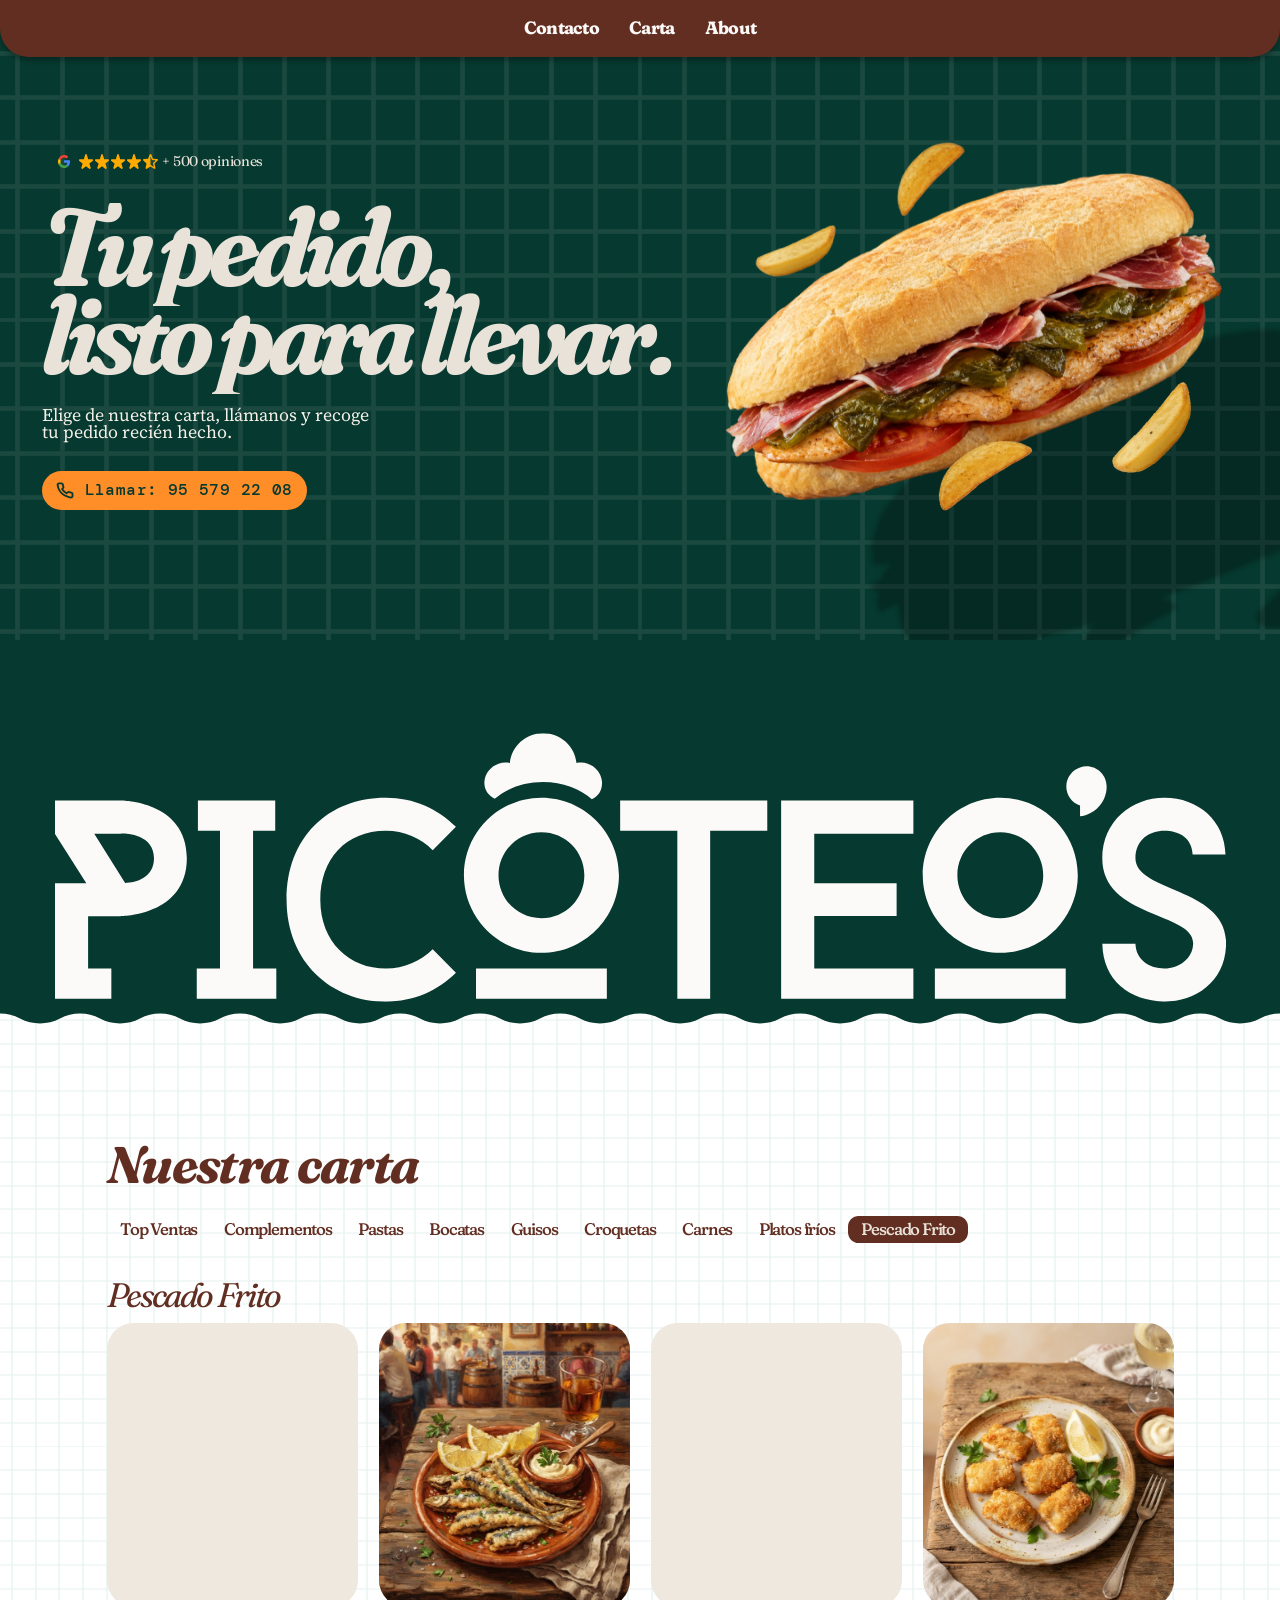
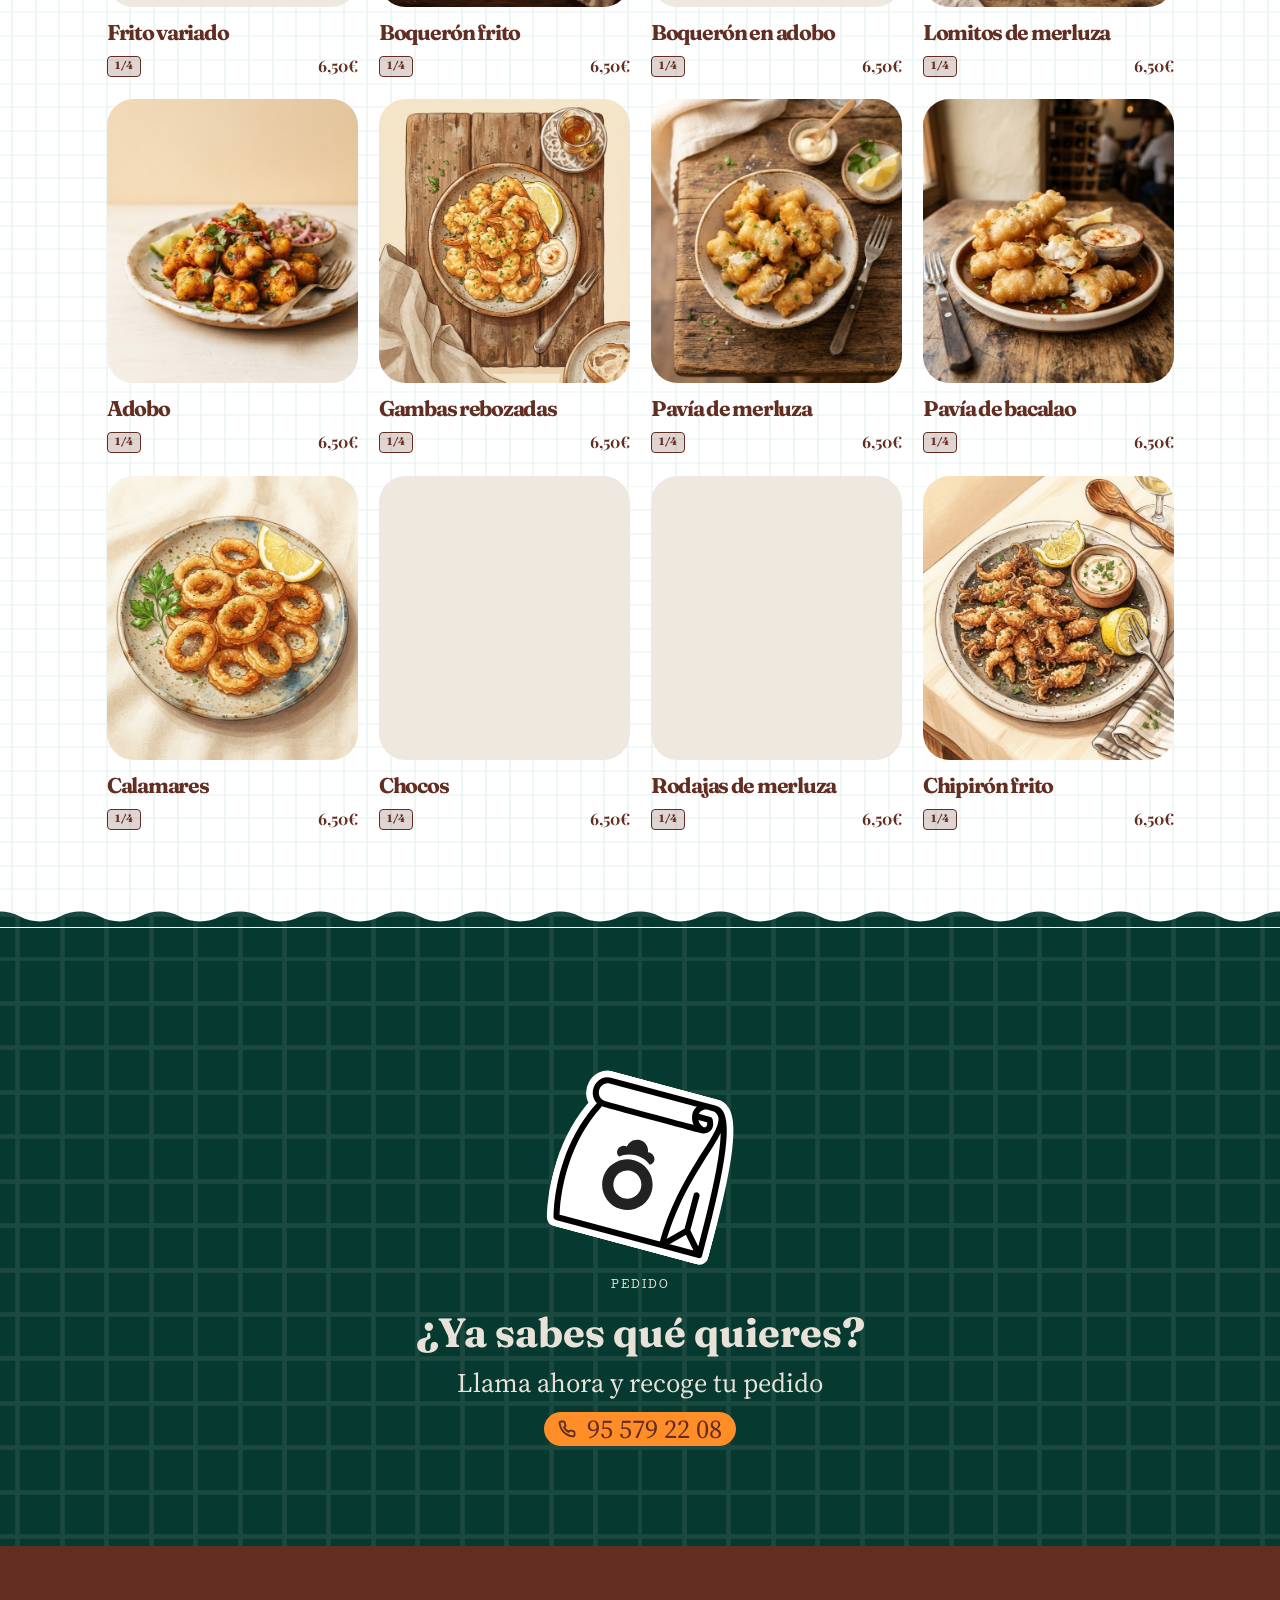
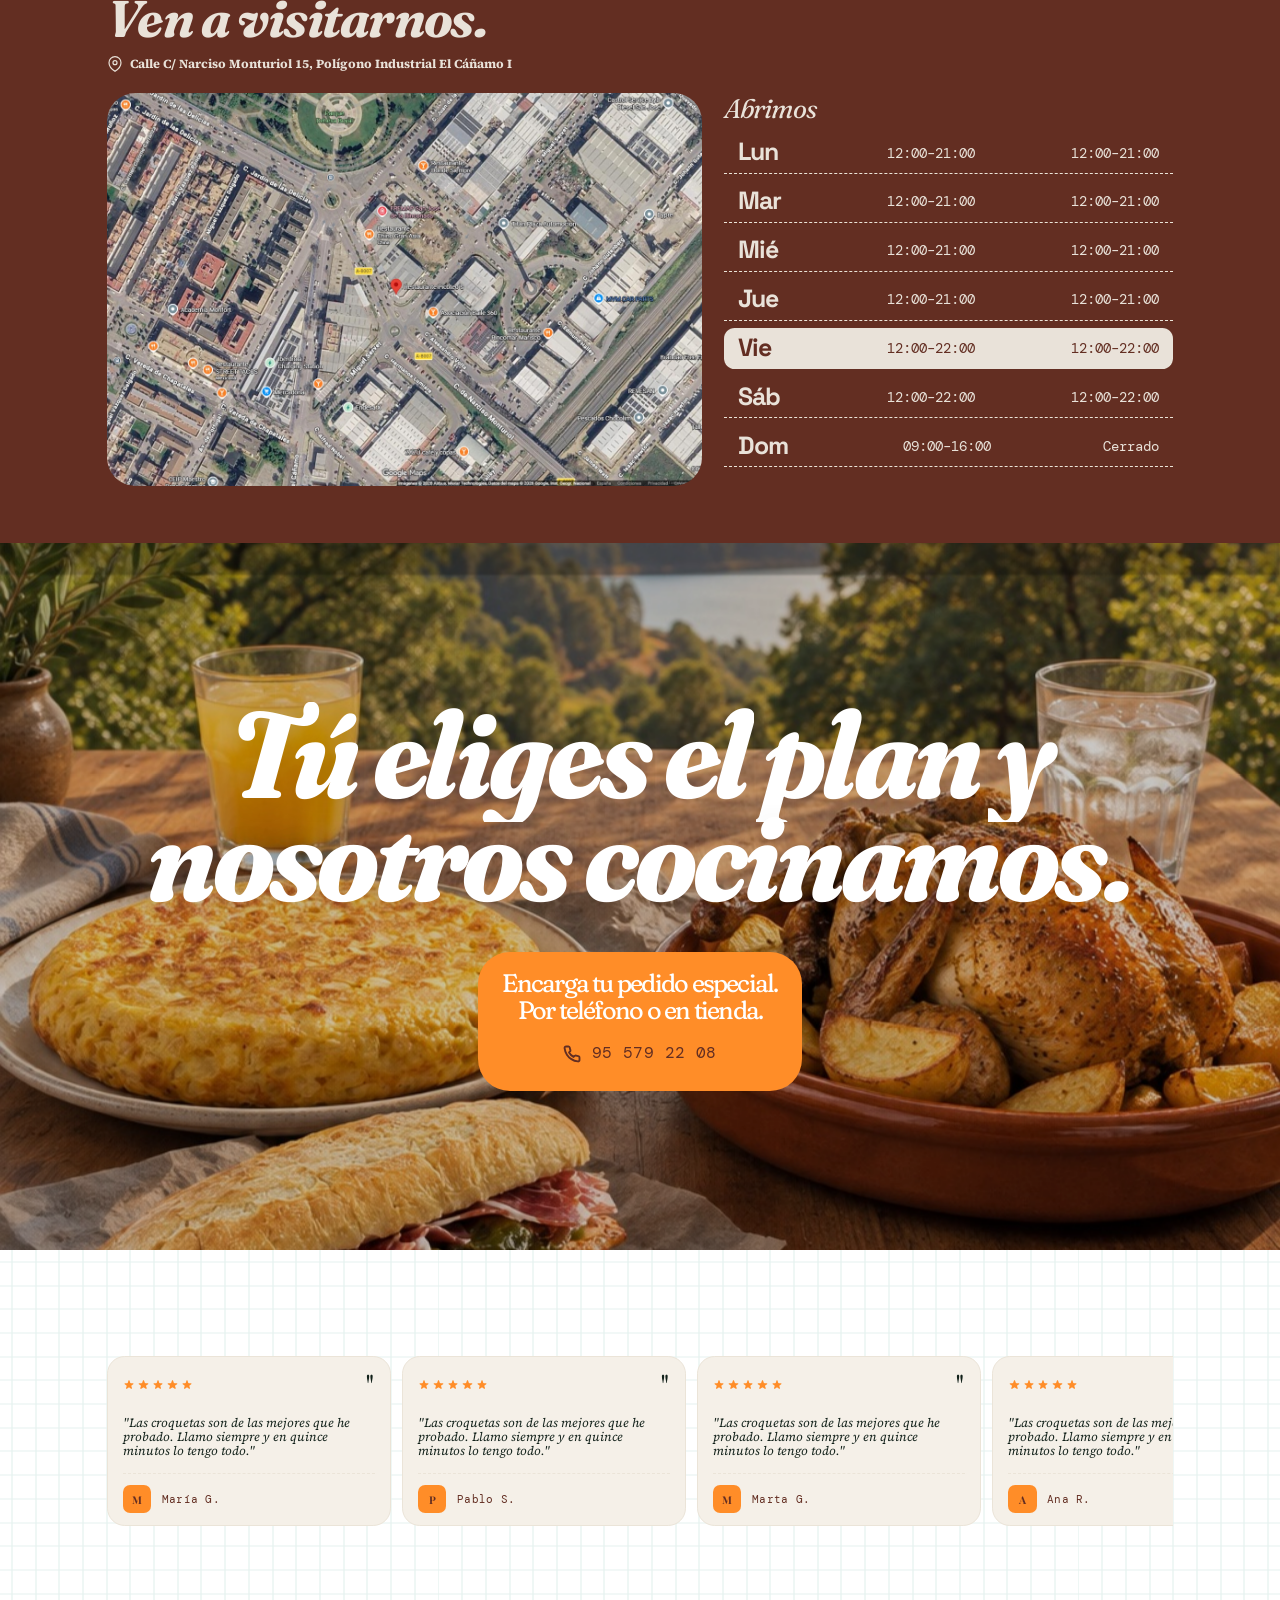
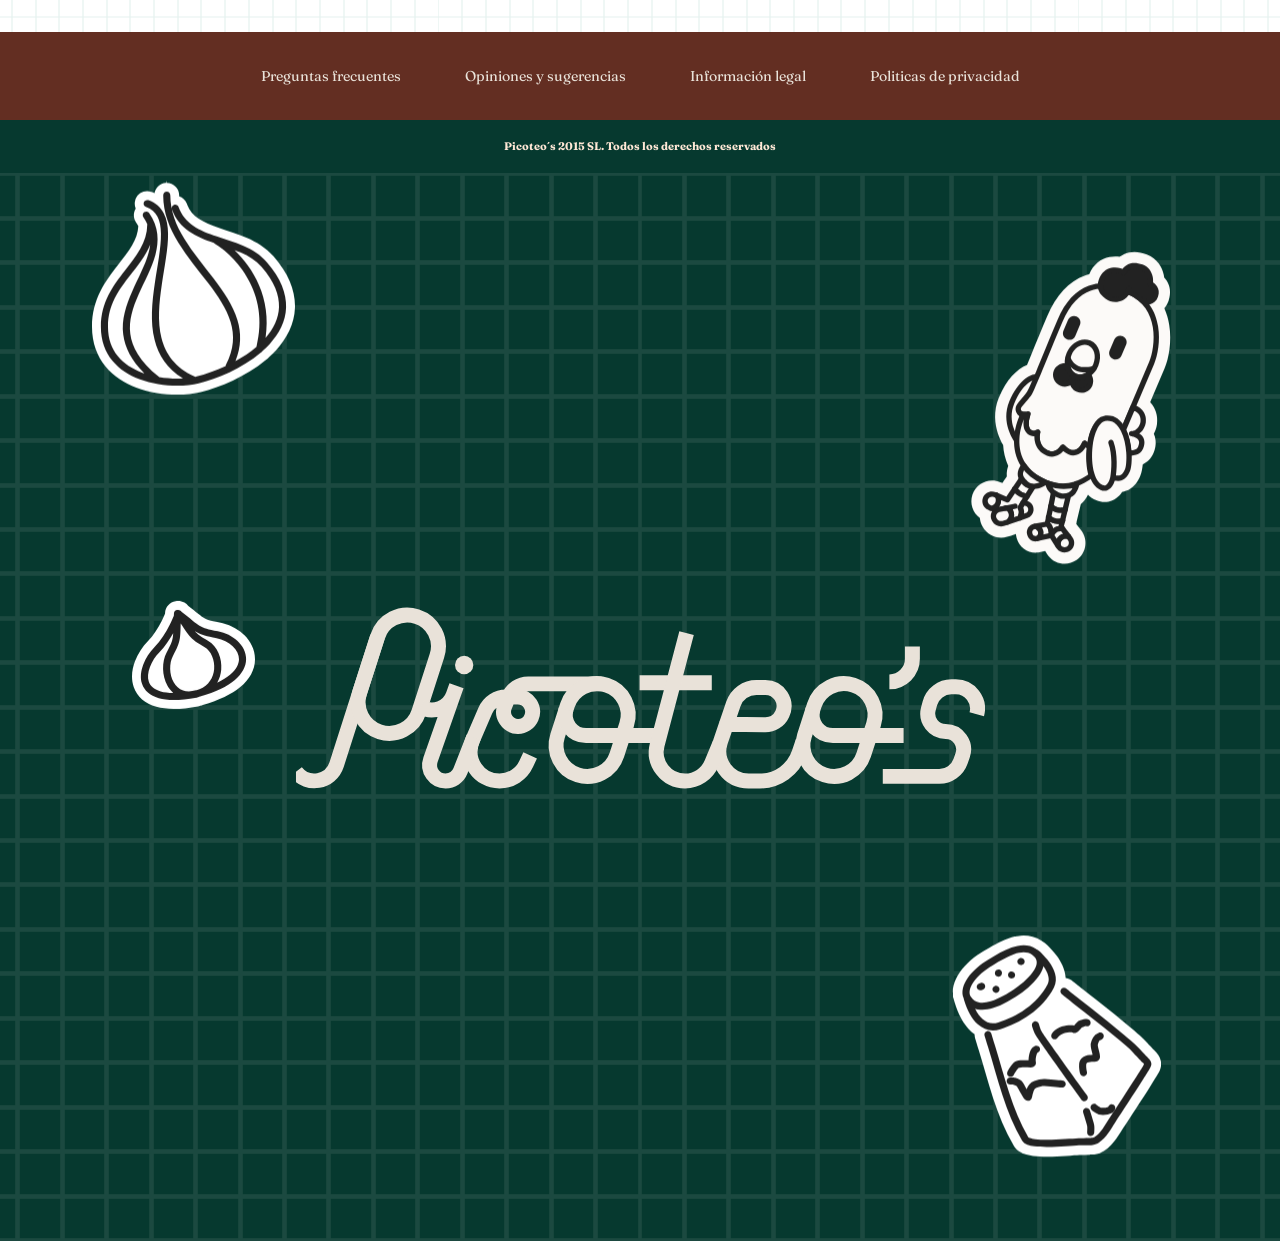
<file: index.html>
<!doctype html>
<html lang="es">
<head>
  <meta charset="utf-8">
  <meta name="viewport" content="width=device-width, initial-scale=1, viewport-fit=cover">
  <title>Picoteo's · Tu pedido, listo para llevar</title>
  <meta name="description" content="Picoteo's: comida casera para llevar. Elige de nuestra carta, llámanos al 95 579 22 08 y recoge tu pedido recién hecho.">
  <meta name="theme-color" content="#632e22">
  <link rel="icon" href="assets/svg/bolsa-pedido.svg" type="image/svg+xml">
  <link rel="preconnect" href="https://fonts.googleapis.com">
  <link rel="preconnect" href="https://fonts.gstatic.com" crossorigin>
  <link href="https://fonts.googleapis.com/css2?family=Cutive&family=DM+Mono:wght@400;500&family=Fraunces:ital,opsz,wght,SOFT,WONK@0,9..144,100..900,0..100,0..1;1,9..144,100..900,0..100,0..1&family=Playfair+Display:wght@400;700&family=Source+Serif+4:ital,opsz,wght@0,8..60,400..700;1,8..60,400..700&family=Space+Grotesk:wght@700&display=swap" rel="stylesheet">
  <link rel="stylesheet" href="assets/css/styles.css">
</head>
<body class="page-home">
  <a class="skip-link" href="#contenido">Saltar al contenido</a>

  <!-- ============ NAVEGACIÓN ============ -->
  <header class="nav" data-nav>
    <nav class="nav__bar" aria-label="Principal">
      <ul class="nav__links">
        <li><a href="carta.html#contacto">Contacto</a></li>
        <li><a href="#carta">Carta</a></li>
        <li><a href="#plan">About</a></li>
      </ul>
      <button class="nav__menu" type="button" aria-label="Abrir menú" aria-expanded="false" aria-controls="menu-movil" data-menu-toggle>
        <img src="assets/svg/menu.svg" width="20" height="20" alt="">
      </button>
    </nav>
  </header>

  <div class="mmenu" id="menu-movil" data-menu hidden>
    <div class="mmenu__inner">
      <ul class="mmenu__links">
        <li><a href="#carta" data-menu-link>Carta</a></li>
        <li><a href="#visitanos" data-menu-link>Horario</a></li>
        <li><a href="#ubicacion" data-menu-link>Dónde estamos</a></li>
        <li><a href="carta.html#contacto" data-menu-link>Contacto</a></li>
      </ul>
      <a class="btn btn--orange btn--block mmenu__call" href="tel:+34955792208">
        <img src="assets/svg/phone-marron-m.svg" width="18" height="18" alt="">
        <span>Llamar: 95 579 22 08</span>
      </a>
    </div>
  </div>

  <main id="contenido">

    <!-- ============ HERO ============ -->
    <section class="hero grid-dark" aria-labelledby="hero-title">
      <div class="hero__inner">
        <div class="hero__copy">
          <div class="rating" data-hero-item>
            <img class="rating__g" src="assets/svg/google.svg" width="14" height="14" alt="Google">
            <span class="rating__stars" aria-label="4,5 de 5 estrellas">
              <img src="assets/svg/star.svg" alt=""><img src="assets/svg/star.svg" alt=""><img src="assets/svg/star.svg" alt=""><img src="assets/svg/star.svg" alt=""><img class="half" src="assets/svg/star-half.svg" alt="">
            </span>
            <span class="rating__txt">+ 500 opiniones</span>
          </div>
          <h1 class="hero__title" id="hero-title" data-split>
            <span class="line">Tu pedido,</span>
            <span class="line">listo para llevar.</span>
          </h1>
          <p class="hero__sub" data-hero-item>Elige de nuestra carta, llámanos y recoge <br class="d-only">tu pedido recién hecho.</p>

          <div class="hero__mvisual m-only" data-hero-item>
            <img class="hero__mfondo" src="assets/img/hero-bocadillo.png" width="1200" height="969" alt="Bocadillo de pollo con jamón, pimientos y tomate">
            <span class="hero__mplato hero__mplato--b" aria-hidden="true"><span><img src="assets/img/hero-patata-1.png" alt=""></span></span>
            <span class="hero__mplato hero__mplato--a" aria-hidden="true"><span><img src="assets/img/hero-patata-2.png" alt=""></span></span>
          </div>

          <a class="btn hero__cta" href="tel:+34955792208" data-hero-item>
            <picture>
              <source media="(max-width: 899px)" srcset="assets/svg/phone-verde.svg">
              <img src="assets/svg/phone-hero.svg" width="20" height="20" alt="">
            </picture>
            <span>Llamar: 95 579 22 08</span>
          </a>

          <div class="ventajas m-only" data-hero-item>
            <div class="ventaja"><strong>⏱ 15 min</strong><span>Tiempo de recogida</span></div>
            <div class="ventaja"><strong>🥘 Casero</strong><span>Recién cocinado</span></div>
          </div>
          <p class="estado m-only" data-hero-item><span class="estado__dot" aria-hidden="true"></span>Aceptando pedidos · hasta las 22:30</p>
        </div>

        <div class="hero__visual d-only" data-parallax-root>
          <div class="hero__sandwich" data-depth="0.6">
            <img src="assets/img/hero-bocadillo.png" width="1200" height="969" alt="Bocadillo de pollo con jamón, pimientos y tomate">
          </div>
          <div class="hero__fry hero__fry--1" data-depth="1.6" aria-hidden="true"><div><span><img src="assets/img/hero-patata-1.png" alt=""></span></div></div>
          <div class="hero__fry hero__fry--2" data-depth="2.2" aria-hidden="true"><div><span><img src="assets/img/hero-patata-2.png" alt=""></span></div></div>
        </div>
      </div>
    </section>

    <!-- ============ FIRMA / LOGOTIPO ============ -->
    <section class="firma" aria-label="Picoteo's">
      <div class="firma__logo" data-logo-reveal>
        <img src="assets/svg/logo.svg" width="1360" height="312" alt="Picoteo's">
      </div>
    </section>

    <!-- ============ CARTA ============ -->
    <section class="carta grid-light scallop-top" id="carta" aria-labelledby="carta-title">
      <div class="carta__inner">
        <header class="carta__head">
          <span class="pill-label m-only" data-reveal>La carta</span>
          <h2 class="carta__title" id="carta-title" data-reveal>
            <span class="d-only">Nuestra carta</span><span class="m-only">Nuestra selección</span>
          </h2>
          <p class="carta__desc m-only" data-reveal>Platos caseros preparados cada día para que solo tengas que venir a recogerlos.</p>
          <div class="tabs" role="tablist" aria-label="Categorías de la carta" data-tabs data-reveal>
            <span class="tabs__ink" aria-hidden="true"></span>
          </div>
        </header>

        <div class="carta__body">
          <h3 class="carta__cat d-only" data-cat-title aria-live="polite">Pescado Frito</h3>
          <div class="platos" data-platos role="tabpanel"></div>
        </div>

        <a class="btn btn--maroon btn--block carta__more m-only" href="carta.html#carta" data-reveal>
          <span>Ver la carta completa</span><span class="arrow" aria-hidden="true">→</span>
        </a>
      </div>
    </section>

    <!-- ============ PEDIDO ============ -->
    <section class="pedido grid-dark scallop-top" id="pedido" aria-labelledby="pedido-title">
      <div class="pedido__inner">
        <div class="pedido__bolsa" data-reveal data-sticker>
          <picture>
            <source media="(max-width: 899px)" srcset="assets/svg/bolsa-pedido-m.svg">
            <img src="assets/svg/bolsa-pedido.svg" width="194" height="185" alt="Bolsa de pedido Picoteo's">
          </picture>
        </div>
        <p class="eyebrow" data-reveal>Pedido</p>
        <h2 class="pedido__title" id="pedido-title" data-reveal>¿Ya sabes qué quieres?</h2>
        <p class="pedido__sub" data-reveal><span class="d-only">Llama ahora y recoge tu pedido</span><span class="m-only">Llama ahora y tenemos tu pedido listo en 15 minutos.</span></p>
        <a class="btn btn--orange pedido__btn" href="tel:+34955792208" data-reveal>
          <picture>
            <source media="(max-width: 899px)" srcset="assets/svg/phone-marron-m.svg">
            <img src="assets/svg/phone-pedido.svg" width="20" height="20" alt="">
          </picture>
          <span class="d-only">95 579 22 08</span><span class="m-only">Llamar: 95 579 22 08</span>
        </a>
      </div>
    </section>

    <!-- ============ VISÍTANOS / HORARIO ============ -->
    <section class="visit" id="visitanos" aria-labelledby="visit-title">
      <div class="visit__inner">
        <header class="visit__head d-only">
          <h2 class="visit__title" id="visit-title" data-reveal>Ven a visitarnos.</h2>
          <p class="visit__addr" data-reveal><img src="assets/svg/pin.svg" width="18" height="18" alt="">Calle C/ Narciso Monturiol 15, Polígono Industrial El Cáñamo I</p>
        </header>
        <div class="visit__row">
          <a class="visit__map d-only" href="https://www.google.com/maps/search/?api=1&amp;query=Picoteo%27s%2C%20Calle%20Narciso%20Monturiol%2015%2C%20Pol%C3%ADgono%20Industrial%20El%20C%C3%A1%C3%B1amo%20I" target="_blank" rel="noopener" aria-label="Abrir ubicación en Google Maps" data-reveal>
            <img src="assets/img/mapa.jpg" width="1800" height="854" alt="Mapa de la zona: Polígono Industrial El Cáñamo I" loading="lazy">
          </a>
          <div class="horario" data-horario>
            <h3 class="horario__title" data-reveal>Abrimos</h3>
            <ul class="horario__list">
              <li class="horario__row" data-day="1"><span class="horario__day">Lun</span><span>12:00–21:00</span><span>12:00–21:00</span></li>
              <li class="horario__row" data-day="2"><span class="horario__day">Mar</span><span>12:00–21:00</span><span>12:00–21:00</span></li>
              <li class="horario__row" data-day="3"><span class="horario__day">Mié</span><span>12:00–21:00</span><span>12:00–21:00</span></li>
              <li class="horario__row" data-day="4"><span class="horario__day">Jue</span><span>12:00–21:00</span><span>12:00–21:00</span></li>
              <li class="horario__row" data-day="5"><span class="horario__day">Vie</span><span>12:00–22:00</span><span>12:00–22:00</span></li>
              <li class="horario__row" data-day="6"><span class="horario__day">Sáb</span><span>12:00–22:00</span><span>12:00–22:00</span></li>
              <li class="horario__row" data-day="0"><span class="horario__day">Dom</span><span>09:00–16:00</span><span class="d-only">Cerrado</span></li>
            </ul>
          </div>
        </div>
      </div>
    </section>

    <!-- Ubicación (móvil) -->
    <section class="ubicacion m-only" id="ubicacion" aria-labelledby="ubi-title">
      <a class="ubicacion__map" href="https://www.google.com/maps/search/?api=1&amp;query=Picoteo%27s%2C%20Calle%20Narciso%20Monturiol%2015%2C%20Pol%C3%ADgono%20Industrial%20El%20C%C3%A1%C3%B1amo%20I" target="_blank" rel="noopener" aria-label="Abrir ubicación en Google Maps">
        <img src="assets/img/mapa.jpg" width="1800" height="854" alt="Mapa de la zona: Polígono Industrial El Cáñamo I" loading="lazy">
      </a>
      <div class="ubicacion__card">
        <p class="eyebrow eyebrow--mono" data-reveal>Ubicación</p>
        <h2 class="ubicacion__title" id="ubi-title" data-reveal>Dónde estamos</h2>
        <p class="ubicacion__addr" data-reveal><img src="assets/svg/map-pin-m.svg" width="17" height="17" alt="">C/ Narciso Monturiol 15, Polígono Industrial El Cáñamo I</p>
        <a class="ubicacion__btn" href="https://www.google.com/maps/dir/?api=1&amp;destination=Calle%20Narciso%20Monturiol%2015%2C%20Pol%C3%ADgono%20Industrial%20El%20C%C3%A1%C3%B1amo%20I" target="_blank" rel="noopener" data-reveal>Cómo llegar</a>
      </div>
    </section>

    <!-- ============ TÚ ELIGES EL PLAN ============ -->
    <section class="plan d-only" id="plan" aria-labelledby="plan-title">
      <div class="plan__bg" data-parallax-bg><img src="assets/img/plan-fondo.jpg" width="1024" height="1536" alt="" loading="lazy"></div>
      <div class="plan__inner">
        <h2 class="plan__title" id="plan-title" data-split>
          <span class="line">Tú eliges el plan y</span>
          <span class="line">nosotros cocinamos.</span>
        </h2>
        <div class="plan__card" data-reveal>
          <p>Encarga tu pedido especial.<br>Por teléfono o en tienda.</p>
          <a class="plan__phone" href="tel:+34955792208">
            <img src="assets/svg/phone-marron.svg" width="20" height="20" alt="">
            <span>95 579 22 08</span>
          </a>
        </div>
      </div>
    </section>

    <!-- Pedidos grandes (móvil) -->
    <section class="plan-m m-only" id="plan-m" aria-labelledby="planm-title">
      <img class="plan-m__img" src="assets/img/plan-fondo.jpg" width="1024" height="1536" alt="Mesa preparada con tortilla, pollo asado y bocadillo" loading="lazy" data-parallax-bg>
      <div class="plan-m__veil" aria-hidden="true"></div>
      <div class="plan-m__card" data-reveal>
        <h2 class="plan-m__t1" id="planm-title">Tú eliges el sitio.</h2>
        <p class="plan-m__t2">Nosotros cocinamos.</p>
        <p class="plan-m__t3">Encarga tu pedido grande especial por teléfono o en tienda.</p>
        <a class="btn btn--orange btn--block" href="tel:+34955792208">
          <img src="assets/svg/phone-marron-m.svg" width="18" height="18" alt="">
          <span>Llamar: 95 579 22 08</span>
        </a>
      </div>
    </section>

    <!-- ============ OPINIONES ============ -->
    <section class="reviews grid-light d-only" aria-label="Opiniones de clientes">
      <div class="reviews__viewport" data-marquee>
        <div class="reviews__track" data-marquee-track></div>
      </div>
    </section>

    <section class="opiniones m-only" aria-labelledby="op-title">
      <h2 class="opiniones__title" id="op-title" data-reveal>Lo dicen quienes ya han probado</h2>
      <div class="opiniones__list" data-opiniones></div>
    </section>
  </main>

  <!-- ============ PIE ============ -->
  <footer class="footer">
    <div class="footer__links d-only">
      <a href="#">Preguntas frecuentes</a>
      <a href="carta.html#contacto">Opiniones y sugerencias</a>
      <a href="#">Información legal</a>
      <a href="#">Politicas de privacidad</a>
    </div>

    <div class="footer__m m-only">
      <img class="footer__logo" src="assets/svg/logo.svg" width="176" height="41" alt="Picoteo's">
      <div class="footer__mlinks">
        <a href="#">Preguntas frecuentes</a>
        <a href="carta.html#contacto">Opiniones y sugerencias</a>
        <a href="#">Información legal</a>
        <a href="#">Políticas de privacidad</a>
      </div>
      <a class="footer__ig" href="https://www.instagram.com/picoteos/" target="_blank" rel="noopener"><img src="assets/svg/instagram.svg" width="20" height="20" alt="">@picoteos</a>
    </div>

    <p class="footer__copy"><span class="d-only">Picoteo´s 2015 SL. Todos los derechos reservados</span><span class="m-only">Picoteo’s 2015 SL. Todos los derechos reservados</span></p>

    <div class="stickers grid-dark d-only" data-stickers>
      <img class="sticker sticker--ajo" src="assets/svg/sticker-ajo.svg" width="229" height="240" alt="" data-depth="0.5">
      <img class="sticker sticker--ajo-peq" src="assets/svg/sticker-ajo-peq.svg" width="138" height="121" alt="" data-depth="0.9">
      <img class="sticker sticker--pollo" src="assets/svg/sticker-pollo.svg" width="310" height="403" alt="" data-depth="0.7">
      <div class="sticker sticker--salero" data-depth="1.1"><img src="assets/svg/sticker-salero.svg" width="226" height="253" alt=""></div>
      <div class="stickers__script" data-script-reveal><img src="assets/svg/logo-script.svg" width="782" height="225" alt="Picoteo's"></div>
    </div>
  </footer>

  <script src="assets/js/carta-data.js"></script>
  <script src="assets/js/main.js"></script>
</body>
</html>
</file>
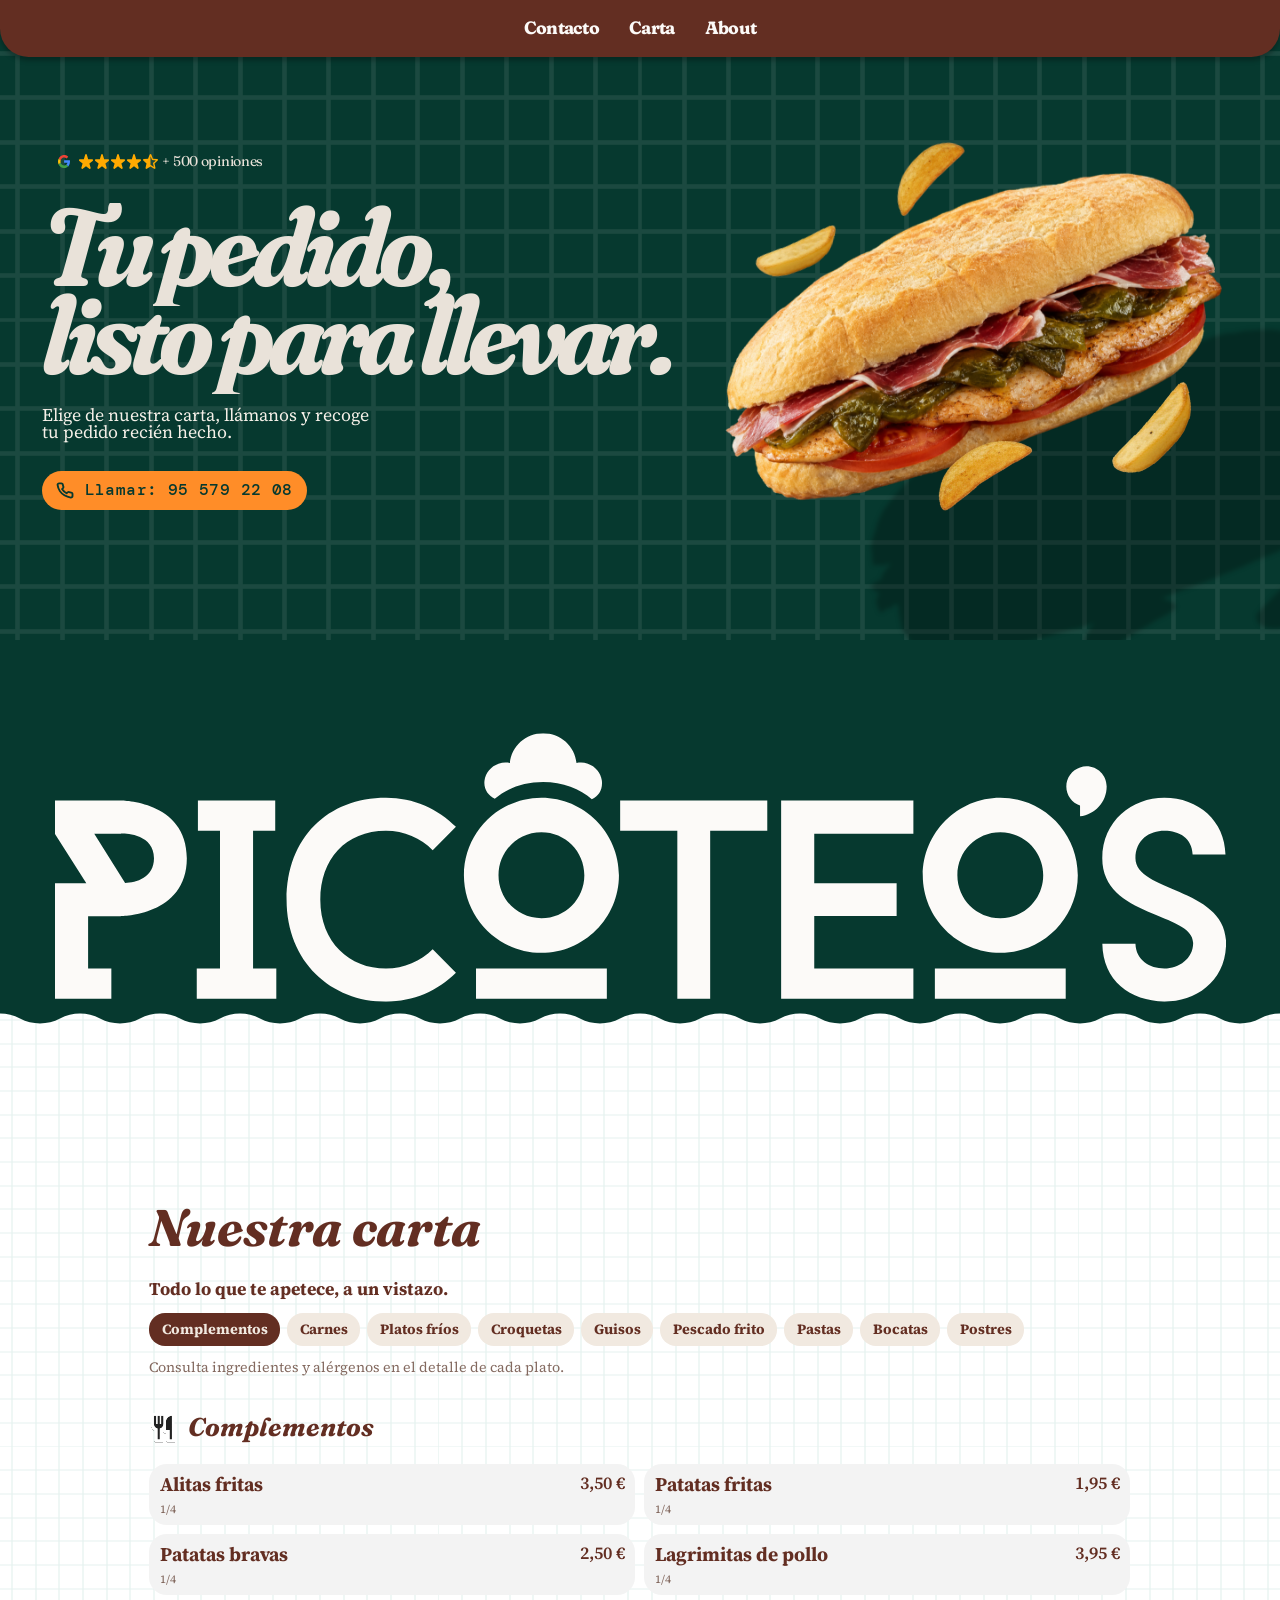
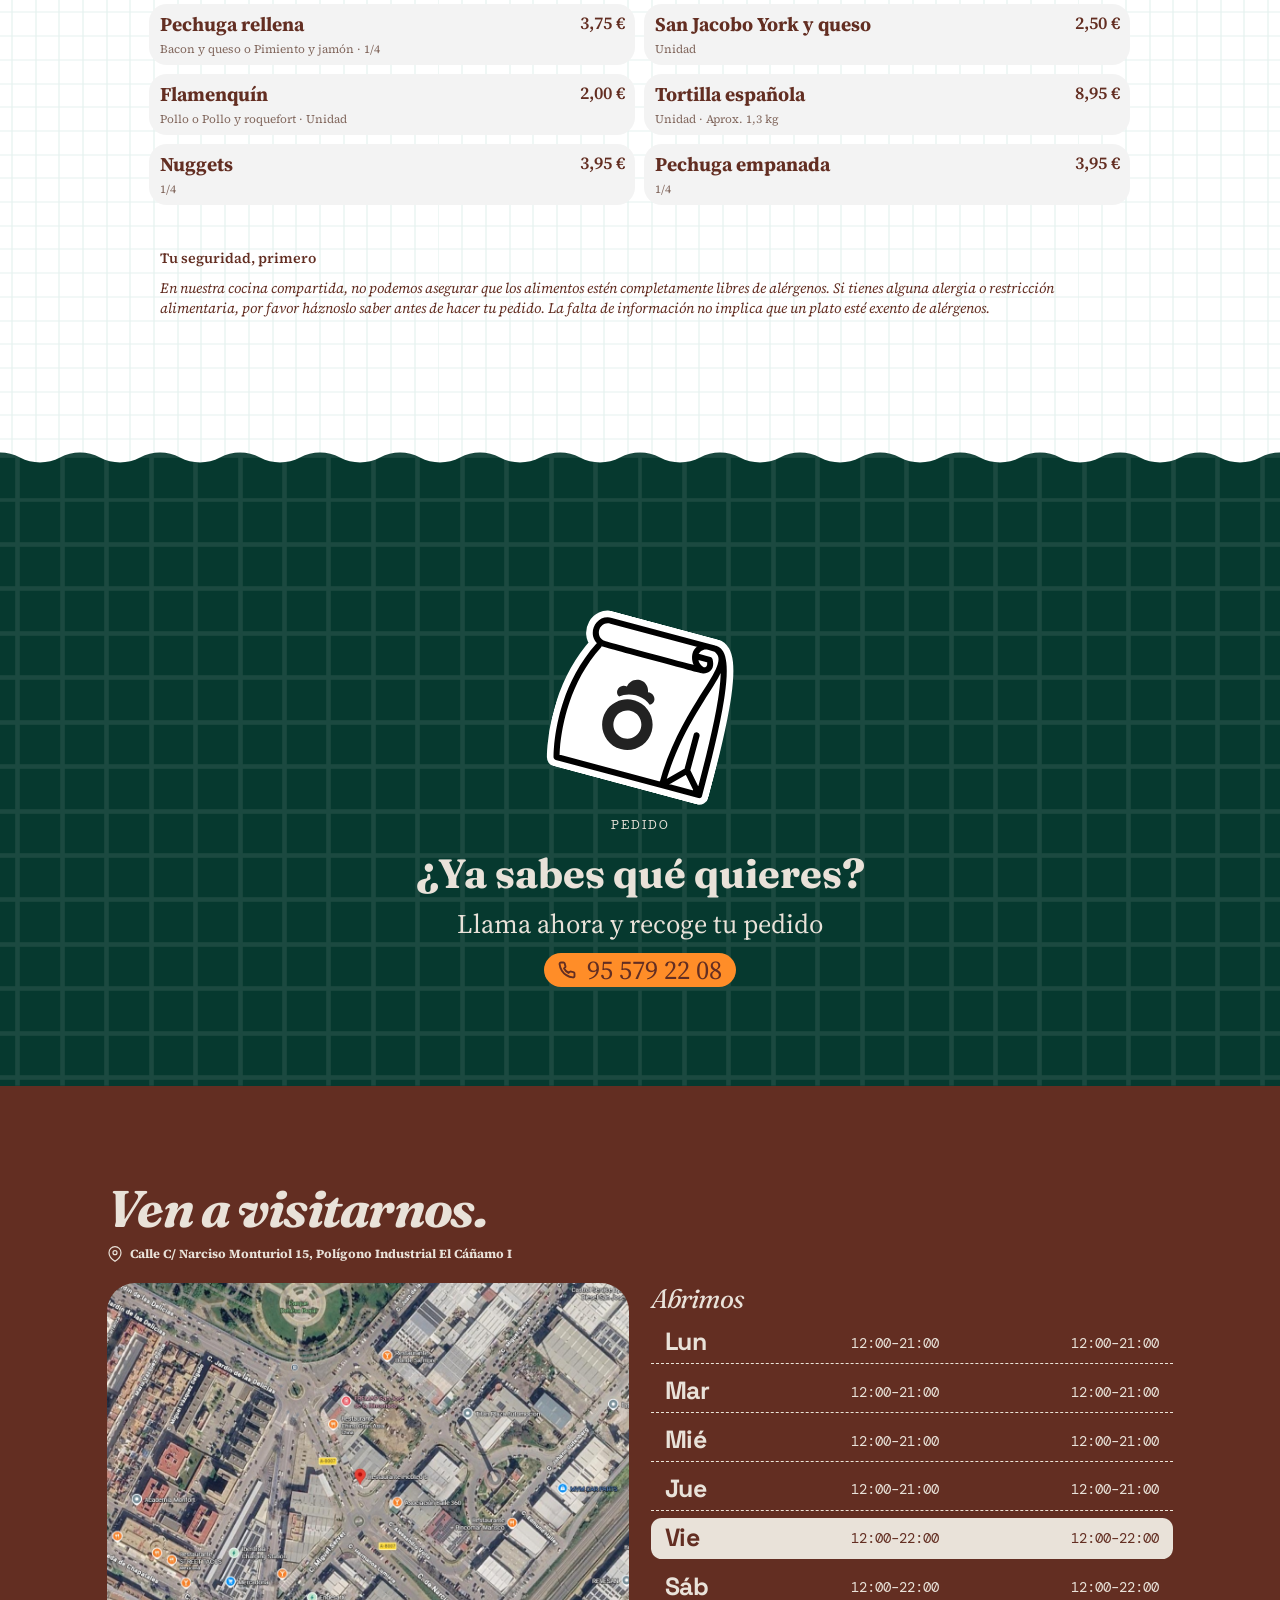
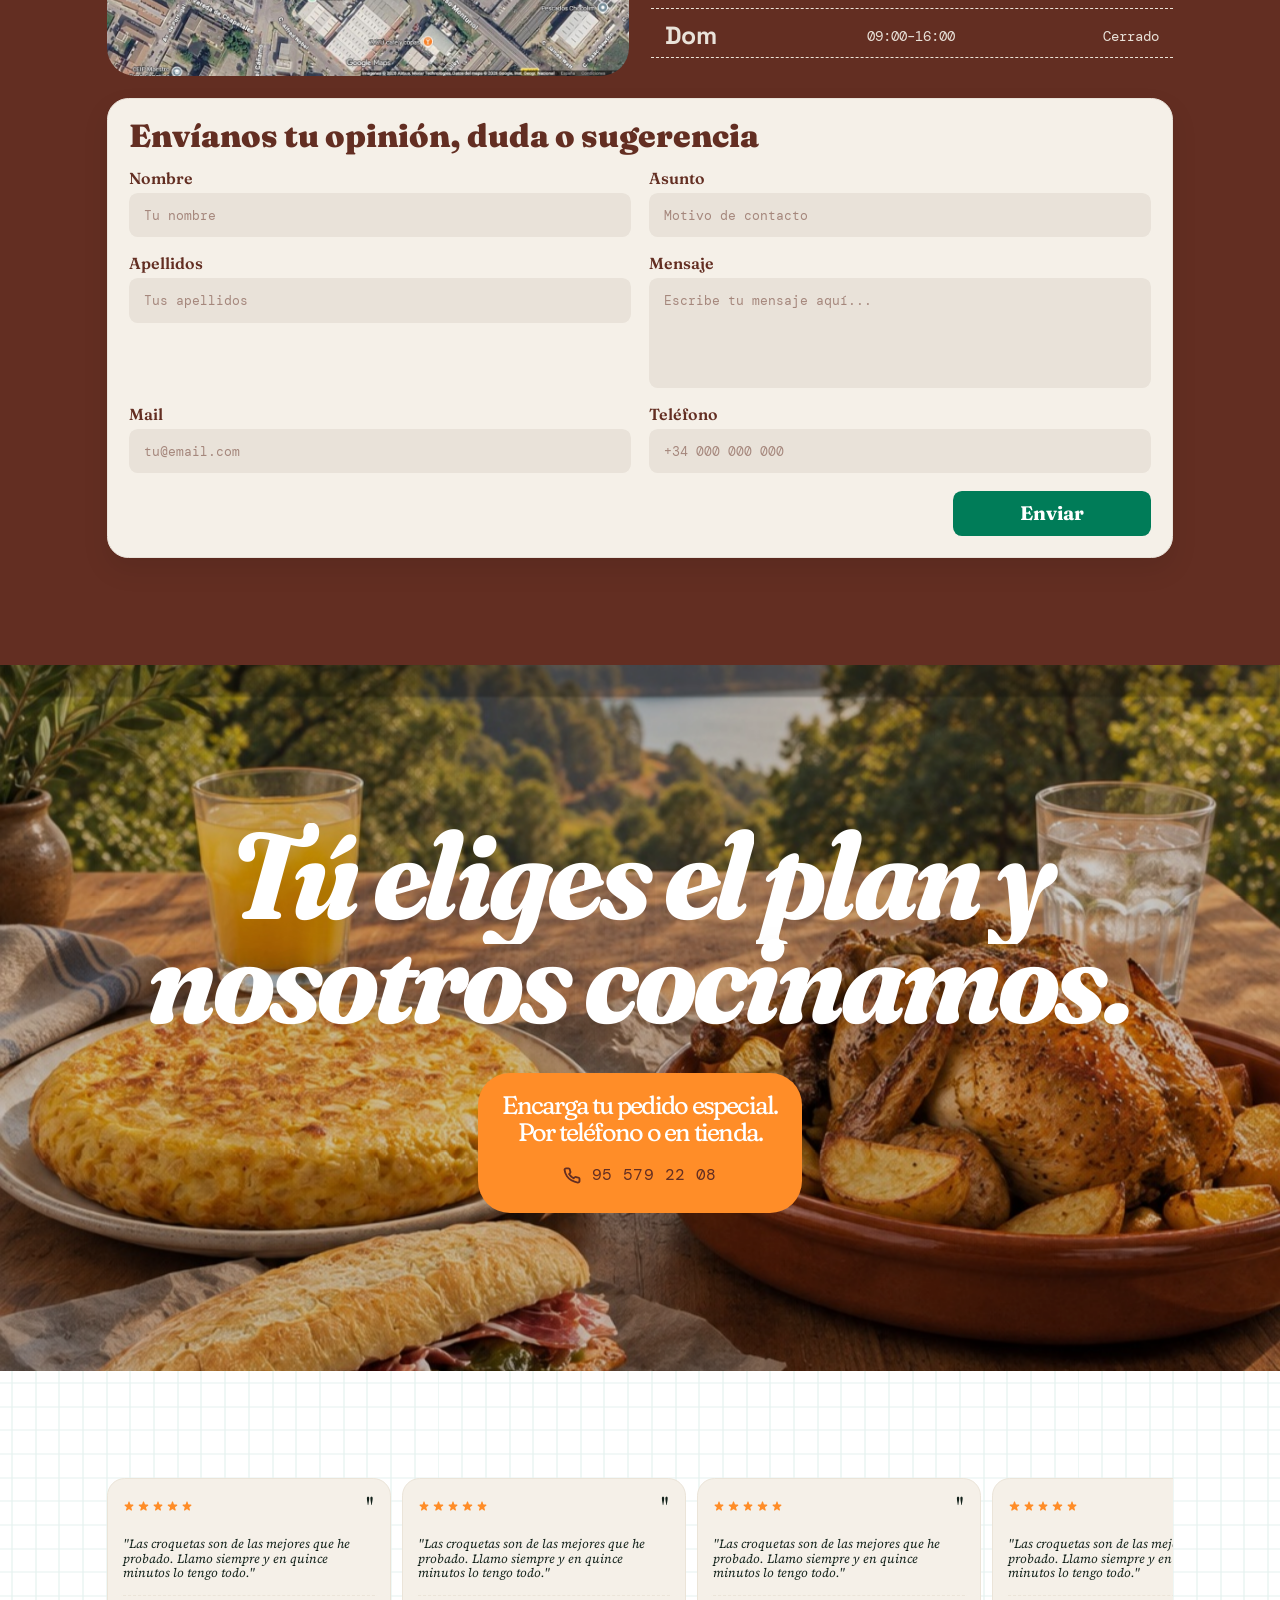
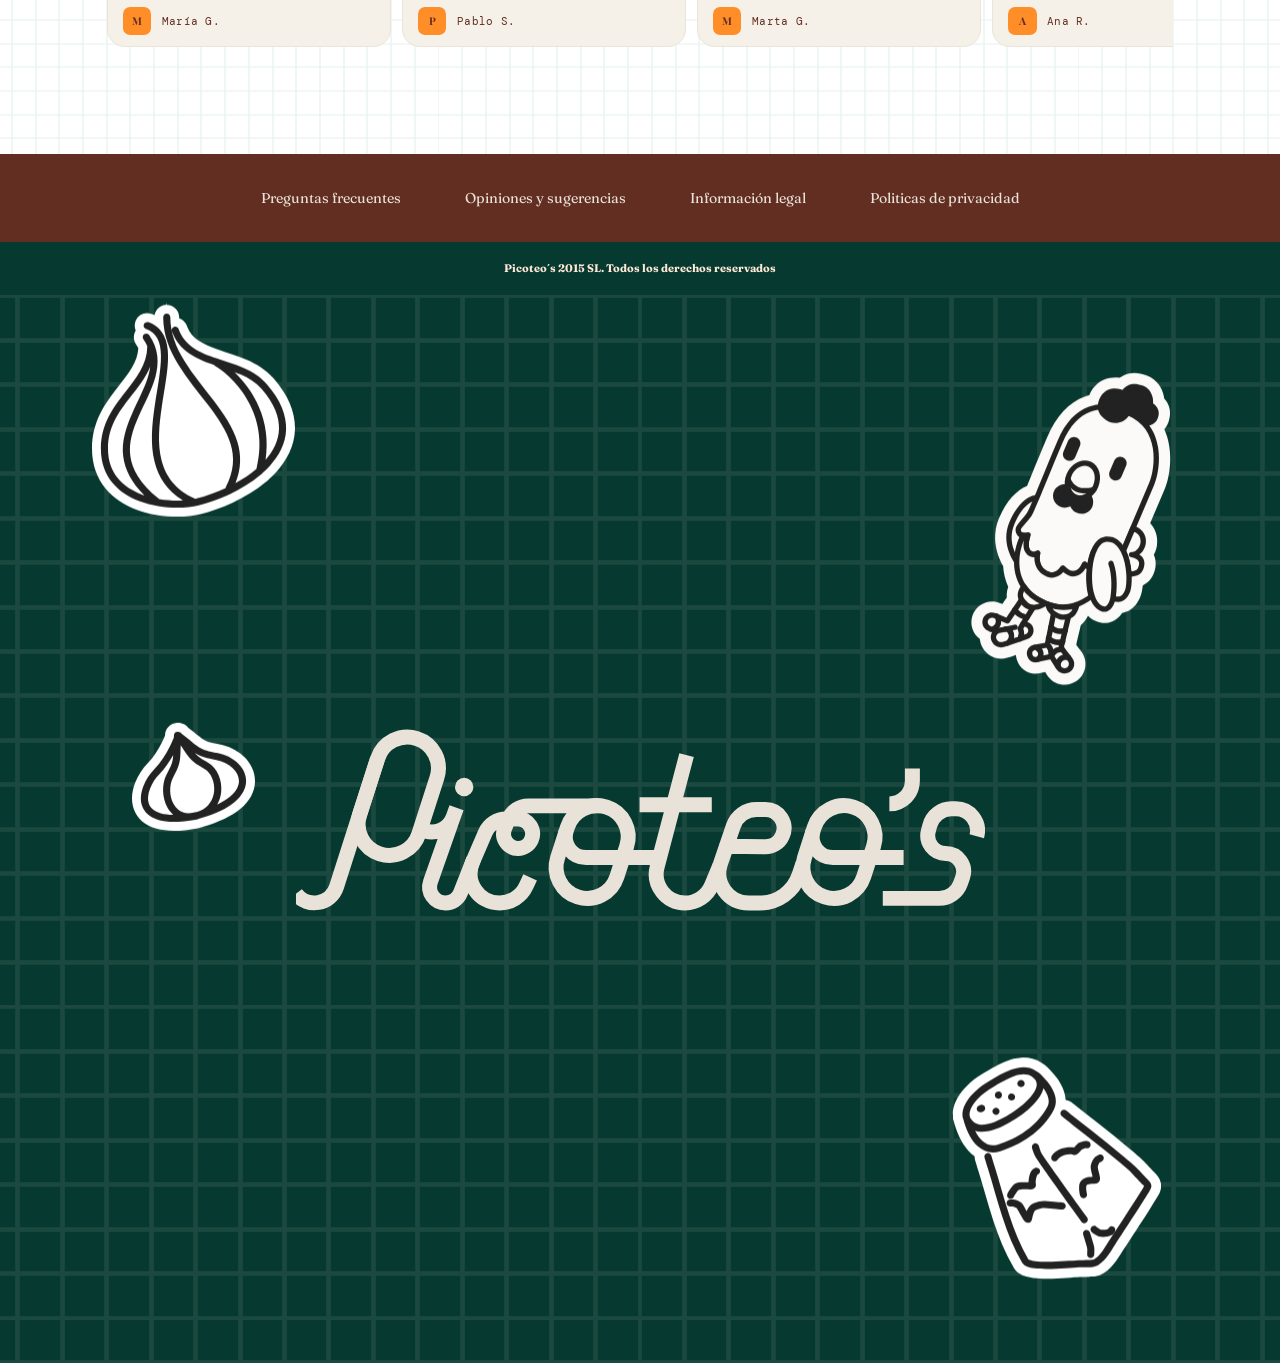
<file: carta.html>
<!doctype html>
<html lang="es">
<head>
  <meta charset="utf-8">
  <meta name="viewport" content="width=device-width, initial-scale=1, viewport-fit=cover">
  <title>Carta y contacto · Picoteo's</title>
  <meta name="description" content="La carta completa de Picoteo's por secciones: complementos, carnes, platos fríos, croquetas, guisos, pescado frito, pastas, bocatas y postres. Escríbenos tu opinión, duda o sugerencia.">
  <meta name="theme-color" content="#632e22">
  <link rel="icon" href="assets/svg/bolsa-pedido.svg" type="image/svg+xml">
  <link rel="preconnect" href="https://fonts.googleapis.com">
  <link rel="preconnect" href="https://fonts.gstatic.com" crossorigin>
  <link href="https://fonts.googleapis.com/css2?family=Cutive&family=DM+Mono:wght@400;500&family=Fraunces:ital,opsz,wght,SOFT,WONK@0,9..144,100..900,0..100,0..1;1,9..144,100..900,0..100,0..1&family=Playfair+Display:wght@400;700&family=Source+Serif+4:ital,opsz,wght@0,8..60,400..700;1,8..60,400..700&family=Space+Grotesk:wght@700&display=swap" rel="stylesheet">
  <link rel="stylesheet" href="assets/css/styles.css">
</head>
<body class="page-carta">
  <a class="skip-link" href="#contenido">Saltar al contenido</a>

  <!-- ============ NAVEGACIÓN ============ -->
  <header class="nav" data-nav>
    <nav class="nav__bar" aria-label="Principal">
      <ul class="nav__links">
        <li><a href="#contacto">Contacto</a></li>
        <li><a href="#carta">Carta</a></li>
        <li><a href="#plan">About</a></li>
      </ul>
      <button class="nav__menu" type="button" aria-label="Abrir menú" aria-expanded="false" aria-controls="menu-movil" data-menu-toggle>
        <img src="assets/svg/menu.svg" width="20" height="20" alt="">
      </button>
    </nav>
  </header>

  <div class="mmenu" id="menu-movil" data-menu hidden>
    <div class="mmenu__inner">
      <ul class="mmenu__links">
        <li><a href="#carta" data-menu-link>Carta</a></li>
        <li><a href="#visitanos" data-menu-link>Horario</a></li>
        <li><a href="#ubicacion" data-menu-link>Dónde estamos</a></li>
        <li><a href="#contacto" data-menu-link>Contacto</a></li>
      </ul>
      <a class="btn btn--orange btn--block mmenu__call" href="tel:+34955792208">
        <img src="assets/svg/phone-marron-m.svg" width="18" height="18" alt="">
        <span>Llamar: 95 579 22 08</span>
      </a>
    </div>
  </div>

  <main id="contenido">

    <!-- ============ HERO ============ -->
    <section class="hero grid-dark" aria-labelledby="hero-title">
      <div class="hero__inner">
        <div class="hero__copy">
          <div class="rating" data-hero-item>
            <img class="rating__g" src="assets/svg/google.svg" width="14" height="14" alt="Google">
            <span class="rating__stars" aria-label="4,5 de 5 estrellas">
              <img src="assets/svg/star.svg" alt=""><img src="assets/svg/star.svg" alt=""><img src="assets/svg/star.svg" alt=""><img src="assets/svg/star.svg" alt=""><img class="half" src="assets/svg/star-half.svg" alt="">
            </span>
            <span class="rating__txt">+ 500 opiniones</span>
          </div>
          <h1 class="hero__title" id="hero-title" data-split>
            <span class="line">Tu pedido,</span>
            <span class="line">listo para llevar.</span>
          </h1>
          <p class="hero__sub" data-hero-item>Elige de nuestra carta, llámanos y recoge <br class="d-only">tu pedido recién hecho.</p>

          <div class="hero__mvisual m-only" data-hero-item>
            <img class="hero__mfondo" src="assets/img/hero-bocadillo.png" width="1200" height="969" alt="Bocadillo de pollo con jamón, pimientos y tomate">
            <span class="hero__mplato hero__mplato--b" aria-hidden="true"><span><img src="assets/img/hero-patata-1.png" alt=""></span></span>
            <span class="hero__mplato hero__mplato--a" aria-hidden="true"><span><img src="assets/img/hero-patata-2.png" alt=""></span></span>
          </div>

          <a class="btn hero__cta" href="tel:+34955792208" data-hero-item>
            <picture>
              <source media="(max-width: 899px)" srcset="assets/svg/phone-verde.svg">
              <img src="assets/svg/phone-hero.svg" width="20" height="20" alt="">
            </picture>
            <span>Llamar: 95 579 22 08</span>
          </a>

          <div class="ventajas m-only" data-hero-item>
            <div class="ventaja"><strong>⏱ 15 min</strong><span>Tiempo de recogida</span></div>
            <div class="ventaja"><strong>🥘 Casero</strong><span>Recién cocinado</span></div>
          </div>
          <p class="estado m-only" data-hero-item><span class="estado__dot" aria-hidden="true"></span>Aceptando pedidos · hasta las 22:30</p>
        </div>

        <div class="hero__visual d-only" data-parallax-root>
          <div class="hero__sandwich" data-depth="0.6">
            <img src="assets/img/hero-bocadillo.png" width="1200" height="969" alt="Bocadillo de pollo con jamón, pimientos y tomate">
          </div>
          <div class="hero__fry hero__fry--1" data-depth="1.6" aria-hidden="true"><div><span><img src="assets/img/hero-patata-1.png" alt=""></span></div></div>
          <div class="hero__fry hero__fry--2" data-depth="2.2" aria-hidden="true"><div><span><img src="assets/img/hero-patata-2.png" alt=""></span></div></div>
        </div>
      </div>
    </section>

    <!-- ============ FIRMA / LOGOTIPO ============ -->
    <section class="firma" aria-label="Picoteo's">
      <div class="firma__logo" data-logo-reveal>
        <img src="assets/svg/logo.svg" width="1360" height="312" alt="Picoteo's">
      </div>
    </section>

    <!-- ============ CARTA (listas por sección) ============ -->
    <section class="lcarta grid-light scallop-top" id="carta" aria-labelledby="carta-title" data-carta-lista>
      <div class="lcarta__box">
        <header class="lcarta__head">
          <h2 class="lcarta__title" id="carta-title" data-reveal>Nuestra carta</h2>
          <p class="lcarta__lead" data-reveal>Todo lo que te apetece, a un vistazo.</p>
          <div class="lcarta__chips" role="tablist" aria-label="Secciones de la carta" data-lista-chips data-reveal></div>
          <p class="lcarta__note" data-reveal>Consulta ingredientes y alérgenos en el detalle de cada plato.</p>
        </header>
        <div class="lcarta__panel" id="lista-panel" role="tabpanel" data-lista-panel></div>
        <div class="lcarta__info" data-reveal>
          <strong>Tu seguridad, primero</strong>
          <p>En nuestra cocina compartida, no podemos asegurar que los alimentos estén completamente libres de alérgenos. Si tienes alguna alergia o restricción alimentaria, por favor háznoslo saber antes de hacer tu pedido. La falta de información no implica que un plato esté exento de alérgenos.</p>
        </div>
      </div>
    </section>

    <!-- ============ PEDIDO ============ -->
    <section class="pedido grid-dark scallop-top" id="pedido" aria-labelledby="pedido-title">
      <div class="pedido__inner">
        <div class="pedido__bolsa" data-reveal data-sticker>
          <picture>
            <source media="(max-width: 899px)" srcset="assets/svg/bolsa-pedido-m.svg">
            <img src="assets/svg/bolsa-pedido.svg" width="194" height="185" alt="Bolsa de pedido Picoteo's">
          </picture>
        </div>
        <p class="eyebrow" data-reveal>Pedido</p>
        <h2 class="pedido__title" id="pedido-title" data-reveal>¿Ya sabes qué quieres?</h2>
        <p class="pedido__sub" data-reveal><span class="d-only">Llama ahora y recoge tu pedido</span><span class="m-only">Llama ahora y tenemos tu pedido listo en 15 minutos.</span></p>
        <a class="btn btn--orange pedido__btn" href="tel:+34955792208" data-reveal>
          <picture>
            <source media="(max-width: 899px)" srcset="assets/svg/phone-marron-m.svg">
            <img src="assets/svg/phone-pedido.svg" width="20" height="20" alt="">
          </picture>
          <span class="d-only">95 579 22 08</span><span class="m-only">Llamar: 95 579 22 08</span>
        </a>
      </div>
    </section>

    <!-- ============ VISÍTANOS / HORARIO ============ -->
    <section class="visit visit--v2" id="visitanos" aria-labelledby="visit-title">
      <div class="visit__inner">
        <header class="visit__head d-only">
          <h2 class="visit__title" id="visit-title" data-reveal>Ven a visitarnos.</h2>
          <p class="visit__addr" data-reveal><img src="assets/svg/pin.svg" width="18" height="18" alt="">Calle C/ Narciso Monturiol 15, Polígono Industrial El Cáñamo I</p>
        </header>
        <div class="visit__row">
          <a class="visit__map d-only" href="https://www.google.com/maps/search/?api=1&amp;query=Picoteo%27s%2C%20Calle%20Narciso%20Monturiol%2015%2C%20Pol%C3%ADgono%20Industrial%20El%20C%C3%A1%C3%B1amo%20I" target="_blank" rel="noopener" aria-label="Abrir ubicación en Google Maps" data-reveal>
            <img src="assets/img/mapa.jpg" width="1800" height="854" alt="Mapa de la zona: Polígono Industrial El Cáñamo I" loading="lazy">
          </a>
          <div class="horario" data-horario>
            <h3 class="horario__title" data-reveal>Abrimos</h3>
            <ul class="horario__list">
              <li class="horario__row" data-day="1"><span class="horario__day">Lun</span><span>12:00–21:00</span><span>12:00–21:00</span></li>
              <li class="horario__row" data-day="2"><span class="horario__day">Mar</span><span>12:00–21:00</span><span>12:00–21:00</span></li>
              <li class="horario__row" data-day="3"><span class="horario__day">Mié</span><span>12:00–21:00</span><span>12:00–21:00</span></li>
              <li class="horario__row" data-day="4"><span class="horario__day">Jue</span><span>12:00–21:00</span><span>12:00–21:00</span></li>
              <li class="horario__row" data-day="5"><span class="horario__day">Vie</span><span>12:00–22:00</span><span>12:00–22:00</span></li>
              <li class="horario__row" data-day="6"><span class="horario__day">Sáb</span><span>12:00–22:00</span><span>12:00–22:00</span></li>
              <li class="horario__row" data-day="0"><span class="horario__day">Dom</span><span>09:00–16:00</span><span class="d-only">Cerrado</span></li>
            </ul>
          </div>
        </div>
        <form class="contact" id="contacto" novalidate data-contact-form data-reveal aria-labelledby="contacto-title">
          <h2 class="contact__title" id="contacto-title">Envíanos tu opinión, duda o sugerencia</h2>
          <div class="form__row">
            <div class="field"><label for="f-nombre">Nombre</label><input id="f-nombre" name="nombre" type="text" placeholder="Tu nombre" autocomplete="given-name" required></div>
            <div class="field"><label for="f-asunto">Asunto</label><input id="f-asunto" name="asunto" type="text" placeholder="Motivo de contacto" required></div>
          </div>
          <div class="form__row">
            <div class="field"><label for="f-apellidos">Apellidos</label><input id="f-apellidos" name="apellidos" type="text" placeholder="Tus apellidos" autocomplete="family-name"></div>
            <div class="field"><label for="f-mensaje">Mensaje</label><textarea id="f-mensaje" name="mensaje" placeholder="Escribe tu mensaje aquí..." required></textarea></div>
          </div>
          <div class="form__row">
            <div class="field"><label for="f-mail">Mail</label><input id="f-mail" name="mail" type="email" placeholder="tu@email.com" autocomplete="email" required></div>
            <div class="field"><label for="f-tel">Teléfono</label><input id="f-tel" name="telefono" type="tel" placeholder="+34 000 000 000" autocomplete="tel"></div>
          </div>
          <div class="form__action">
            <p class="form__status" role="status" aria-live="polite" data-form-status></p>
            <button class="form__submit" type="submit"><span>Enviar</span></button>
          </div>
        </form>
      </div>
    </section>

    <!-- Ubicación (móvil) -->
    <section class="ubicacion m-only" id="ubicacion" aria-labelledby="ubi-title">
      <a class="ubicacion__map" href="https://www.google.com/maps/search/?api=1&amp;query=Picoteo%27s%2C%20Calle%20Narciso%20Monturiol%2015%2C%20Pol%C3%ADgono%20Industrial%20El%20C%C3%A1%C3%B1amo%20I" target="_blank" rel="noopener" aria-label="Abrir ubicación en Google Maps">
        <img src="assets/img/mapa.jpg" width="1800" height="854" alt="Mapa de la zona: Polígono Industrial El Cáñamo I" loading="lazy">
      </a>
      <div class="ubicacion__card">
        <p class="eyebrow eyebrow--mono" data-reveal>Ubicación</p>
        <h2 class="ubicacion__title" id="ubi-title" data-reveal>Dónde estamos</h2>
        <p class="ubicacion__addr" data-reveal><img src="assets/svg/map-pin-m.svg" width="17" height="17" alt="">C/ Narciso Monturiol 15, Polígono Industrial El Cáñamo I</p>
        <a class="ubicacion__btn" href="https://www.google.com/maps/dir/?api=1&amp;destination=Calle%20Narciso%20Monturiol%2015%2C%20Pol%C3%ADgono%20Industrial%20El%20C%C3%A1%C3%B1amo%20I" target="_blank" rel="noopener" data-reveal>Cómo llegar</a>
      </div>
    </section>

    <!-- ============ TÚ ELIGES EL PLAN ============ -->
    <section class="plan d-only" id="plan" aria-labelledby="plan-title">
      <div class="plan__bg" data-parallax-bg><img src="assets/img/plan-fondo.jpg" width="1024" height="1536" alt="" loading="lazy"></div>
      <div class="plan__inner">
        <h2 class="plan__title" id="plan-title" data-split>
          <span class="line">Tú eliges el plan y</span>
          <span class="line">nosotros cocinamos.</span>
        </h2>
        <div class="plan__card" data-reveal>
          <p>Encarga tu pedido especial.<br>Por teléfono o en tienda.</p>
          <a class="plan__phone" href="tel:+34955792208">
            <img src="assets/svg/phone-marron.svg" width="20" height="20" alt="">
            <span>95 579 22 08</span>
          </a>
        </div>
      </div>
    </section>

    <!-- Pedidos grandes (móvil) -->
    <section class="plan-m m-only" id="plan-m" aria-labelledby="planm-title">
      <img class="plan-m__img" src="assets/img/plan-fondo.jpg" width="1024" height="1536" alt="Mesa preparada con tortilla, pollo asado y bocadillo" loading="lazy" data-parallax-bg>
      <div class="plan-m__veil" aria-hidden="true"></div>
      <div class="plan-m__card" data-reveal>
        <h2 class="plan-m__t1" id="planm-title">Tú eliges el sitio.</h2>
        <p class="plan-m__t2">Nosotros cocinamos.</p>
        <p class="plan-m__t3">Encarga tu pedido grande especial por teléfono o en tienda.</p>
        <a class="btn btn--orange btn--block" href="tel:+34955792208">
          <img src="assets/svg/phone-marron-m.svg" width="18" height="18" alt="">
          <span>Llamar: 95 579 22 08</span>
        </a>
      </div>
    </section>

    <!-- ============ OPINIONES ============ -->
    <section class="reviews grid-light d-only" aria-label="Opiniones de clientes">
      <div class="reviews__viewport" data-marquee>
        <div class="reviews__track" data-marquee-track></div>
      </div>
    </section>

    <section class="opiniones m-only" aria-labelledby="op-title">
      <h2 class="opiniones__title" id="op-title" data-reveal>Lo dicen quienes ya han probado</h2>
      <div class="opiniones__list" data-opiniones></div>
    </section>
  </main>

  <!-- ============ PIE ============ -->
  <footer class="footer">
    <div class="footer__links d-only">
      <a href="#">Preguntas frecuentes</a>
      <a href="#contacto">Opiniones y sugerencias</a>
      <a href="#">Información legal</a>
      <a href="#">Politicas de privacidad</a>
    </div>

    <div class="footer__m m-only">
      <img class="footer__logo" src="assets/svg/logo.svg" width="176" height="41" alt="Picoteo's">
      <div class="footer__mlinks">
        <a href="#">Preguntas frecuentes</a>
        <a href="#contacto">Opiniones y sugerencias</a>
        <a href="#">Información legal</a>
        <a href="#">Políticas de privacidad</a>
      </div>
      <a class="footer__ig" href="https://www.instagram.com/picoteos/" target="_blank" rel="noopener"><img src="assets/svg/instagram.svg" width="20" height="20" alt="">@picoteos</a>
    </div>

    <p class="footer__copy"><span class="d-only">Picoteo´s 2015 SL. Todos los derechos reservados</span><span class="m-only">Picoteo’s 2015 SL. Todos los derechos reservados</span></p>

    <div class="stickers grid-dark d-only" data-stickers>
      <img class="sticker sticker--ajo" src="assets/svg/sticker-ajo.svg" width="229" height="240" alt="" data-depth="0.5">
      <img class="sticker sticker--ajo-peq" src="assets/svg/sticker-ajo-peq.svg" width="138" height="121" alt="" data-depth="0.9">
      <img class="sticker sticker--pollo" src="assets/svg/sticker-pollo.svg" width="310" height="403" alt="" data-depth="0.7">
      <div class="sticker sticker--salero" data-depth="1.1"><img src="assets/svg/sticker-salero.svg" width="226" height="253" alt=""></div>
      <div class="stickers__script" data-script-reveal><img src="assets/svg/logo-script.svg" width="782" height="225" alt="Picoteo's"></div>
    </div>
  </footer>

  <script src="assets/js/carta-data.js"></script>
  <script src="assets/js/main.js"></script>
</body>
</html>
</file>
<file: assets/css/styles.css>
/* =========================================================
   Picoteo's — estilos
   Desktop: fiel al frame de 1440px y escalado proporcional
   (1 unidad de diseño = var(--px)) hasta 900px.
   Móvil (<900px): fiel al frame de 390px.
   ========================================================= */

:root {
  --verde: #06392f;
  --verde-claro: #007c58;
  --marron: #632e22;
  --crema: #e9e2d9;
  --crema-2: #f5f0e8;
  --naranja: #ff8d28;
  --oliva: #828a74;
  --gris: #fcfaf8;
  --negro: #222222;
  --tinta: #12211a;
  --texto: #2b1712;

  /* 1px de diseño (frame 1440) escalado al ancho de pantalla, máx. 1px */
  --px: min(calc(100vw / 1440), 1px);

  --ease-out: cubic-bezier(.16, 1, .3, 1);
  --ease-spring: cubic-bezier(.34, 1.56, .64, 1);
  --ease-in-out: cubic-bezier(.65, 0, .35, 1);

  --nav-h: calc(55.73 * var(--px));

  /* Patrones de cuadrícula (pattern fills del diseño) */
  --grid-dark: url("data:image/svg+xml,%3Csvg xmlns='http://www.w3.org/2000/svg' width='50' height='50'%3E%3Cpath fill='%23d9d9d9' fill-opacity='.1' d='M22.5 0h5v22.5H50v5H27.5V50h-5V27.5H0v-5h22.5z'/%3E%3C/svg%3E");
  --grid-light: url("data:image/svg+xml,%3Csvg xmlns='http://www.w3.org/2000/svg' width='26.679' height='26.679'%3E%3Cpath fill='%23007c58' fill-opacity='.1' d='M12.672 0h1.334v12.672h12.673v1.334H14.006v12.673h-1.334V14.006H0v-1.334h12.672z'/%3E%3C/svg%3E");
  --grid-light-gray: url("data:image/svg+xml,%3Csvg xmlns='http://www.w3.org/2000/svg' width='26.679' height='26.679'%3E%3Cpath fill='%23d9d9d9' fill-opacity='.1' d='M12.672 0h1.334v12.672h12.673v1.334H14.006v12.673h-1.334V14.006H0v-1.334h12.672z'/%3E%3C/svg%3E");
  --grid-mobile: url("data:image/svg+xml,%3Csvg xmlns='http://www.w3.org/2000/svg' width='70' height='70'%3E%3Cpath fill='%23d9d9d9' fill-opacity='.04' d='M31.5 0h7v31.5H70v7H38.5V70h-7V38.5H0v-7h31.5z'/%3E%3C/svg%3E");
}

*,
*::before,
*::after { box-sizing: border-box; }

html {
  -webkit-text-size-adjust: 100%;
  scroll-behavior: smooth;
  scroll-padding-top: calc(var(--nav-h) + 12px);
}

body {
  margin: 0;
  background: var(--verde);
  color: var(--crema);
  font-family: "Source Serif 4", Georgia, serif;
  font-optical-sizing: auto;
  -webkit-font-smoothing: antialiased;
  -moz-osx-font-smoothing: grayscale;
  text-rendering: optimizeLegibility;
  overflow-x: hidden;
}

img { display: block; max-width: 100%; }
a { color: inherit; text-decoration: none; }
button { font: inherit; color: inherit; background: none; border: 0; padding: 0; cursor: pointer; }
h1, h2, h3, h4, p, ul, figure, blockquote { margin: 0; }
ul { padding: 0; list-style: none; }

.skip-link {
  position: absolute; left: 12px; top: -60px; z-index: 100;
  background: var(--naranja); color: var(--marron);
  padding: 10px 16px; border-radius: 76px;
  font-family: "DM Mono", monospace; font-size: 14px;
  transition: top .3s var(--ease-out);
}
.skip-link:focus { top: 12px; }

:focus-visible { outline: 2px solid var(--naranja); outline-offset: 3px; border-radius: 6px; }

.grid-dark { background-color: var(--verde); background-image: var(--grid-dark); background-size: calc(50 * var(--px)) calc(50 * var(--px)); background-position: center center; }
.grid-light { background-color: #fff; background-image: var(--grid-light); background-size: calc(26.679 * var(--px)) calc(26.679 * var(--px)); background-position: 0 0; }

@media (min-width: 900px) {
  .m-only { display: none !important; }
}

/* ---------- Botones ---------- */
.btn {
  display: inline-flex; align-items: center; justify-content: center;
  gap: calc(12 * var(--px));
  border-radius: 76px;
  white-space: nowrap;
  transition: transform .45s var(--ease-spring), box-shadow .45s var(--ease-out), background-color .3s;
  will-change: transform;
}
.btn img { flex: none; transition: transform .5s var(--ease-spring); }
.btn:hover { transform: translateY(-3px); box-shadow: 0 10px 24px -10px rgba(0,0,0,.45); }
.btn:active { transform: translateY(0) scale(.98); }
.btn:hover img { animation: ring .7s var(--ease-in-out); }
.btn--orange { background: var(--naranja); color: var(--marron); }
.btn--maroon { background: var(--marron); color: var(--crema); }
.btn--block { display: flex; width: 100%; }

@keyframes ring {
  0%, 100% { transform: rotate(0); }
  20% { transform: rotate(-16deg); }
  40% { transform: rotate(13deg); }
  60% { transform: rotate(-9deg); }
  80% { transform: rotate(5deg); }
}

/* ================= NAV ================= */
.nav {
  position: fixed; inset: 0 0 auto 0; z-index: 60;
  transition: transform .6s var(--ease-out);
}
.nav.is-hidden { transform: translateY(-110%); }
.nav__bar {
  position: relative;
  display: flex; align-items: center; justify-content: center;
  min-height: var(--nav-h);
  padding: calc(20 * var(--px)) calc(28 * var(--px));
  background: var(--marron);
  border-radius: 0 0 calc(32 * var(--px)) calc(32 * var(--px));
  filter: drop-shadow(0 4px 2px rgba(0,0,0,.25));
}
.nav__links { display: flex; gap: calc(34 * var(--px)); }
.nav__links a {
  position: relative; display: block;
  font-family: "Fraunces", serif; font-weight: 700;
  font-size: max(15px, calc(20 * var(--px)));
  line-height: .751; letter-spacing: -.04em;
  font-variation-settings: "SOFT" 100, "WONK" 1;
  color: var(--gris);
  padding: 4px 0;
}
.nav__links a::after {
  content: ""; position: absolute; left: 0; right: 0; bottom: -6px; height: 2px;
  background: var(--naranja); border-radius: 2px;
  transform: scaleX(0); transform-origin: right; transition: transform .5s var(--ease-out);
}
.nav__links a:hover::after { transform: scaleX(1); transform-origin: left; }
.nav__menu { display: none; }

.mmenu { display: none; }

/* ================= HERO ================= */
.hero {
  position: relative;
  display: flex; align-items: center; justify-content: center;
  min-height: calc(720 * var(--px));
  padding: calc(120 * var(--px)) calc(47.5 * var(--px)) calc(100 * var(--px));
  overflow: hidden;
}
.hero__inner {
  display: flex; align-items: center; gap: calc(32 * var(--px));
  width: calc(1345 * var(--px));
}
.hero__copy { display: flex; flex-direction: column; align-items: flex-start; gap: calc(32 * var(--px)); width: calc(714 * var(--px)); flex: none; }

.rating {
  display: flex; align-items: center; gap: calc(4.748 * var(--px));
  padding: calc(7.123 * var(--px)) calc(16.619 * var(--px));
}
.rating__g { width: calc(13.51 * var(--px)); height: calc(13.99 * var(--px)); margin: calc(1 * var(--px)) calc(1.24 * var(--px)) calc(1 * var(--px)) calc(1.25 * var(--px)); min-width: 11px; min-height: 11px; }
.rating__stars { display: flex; gap: 2px; margin-left: calc(4 * var(--px)); }
.rating__stars img { height: max(13px, calc(16 * var(--px))); width: auto; }
.rating__txt {
  font-family: "Fraunces", serif; font-size: max(13px, calc(16 * var(--px))); line-height: .751; letter-spacing: -.02em;
  font-variation-settings: "SOFT" 0, "WONK" 1; color: var(--crema); white-space: nowrap;
}

.hero__title {
  font-family: "Fraunces", serif; font-weight: 700; font-style: italic;
  font-size: calc(124 * var(--px)); line-height: calc(98.3 * var(--px)); letter-spacing: -.06em;
  font-variation-settings: "SOFT" 77, "WONK" 0;
  color: var(--crema);
  width: calc(714 * var(--px));
}
.hero__title .line { display: block; white-space: nowrap; }
.hero__sub {
  font-size: max(14px, calc(20 * var(--px))); line-height: max(15px, calc(20 * var(--px)));
  color: var(--crema-2);
}
.hero__cta {
  background: var(--naranja); color: var(--verde);
  padding: calc(8 * var(--px)) calc(16 * var(--px));
  font-family: "DM Mono", monospace; font-weight: 500;
  font-size: max(13px, calc(18 * var(--px))); line-height: max(20px, calc(28 * var(--px))); letter-spacing: .025em;
}
.hero__cta img { width: max(16px, calc(20 * var(--px))); height: auto; }

.hero__visual {
  position: relative; flex: none;
  width: calc(599.356 * var(--px)); height: calc(436.072 * var(--px));
  filter: drop-shadow(calc(163 * var(--px)) calc(176 * var(--px)) 2px rgba(0,0,0,.25));
}
.hero__sandwich, .hero__fry { position: absolute; will-change: transform; }
.hero__sandwich { inset: 0; }
.hero__sandwich img { width: 100%; height: 100%; object-fit: cover; animation: float-y 7s ease-in-out infinite; }
.hero__fry > div { position: relative; transform: rotate(9.07deg); }
.hero__fry > div > span { position: absolute; inset: 0; display: block; overflow: hidden; }
.hero__fry img { position: absolute; max-width: none; }
.hero__fry--1 { left: calc(35.66 * var(--px)); top: calc(-38.73 * var(--px)); width: calc(307.801 * var(--px)); height: calc(249.408 * var(--px)); display: flex; align-items: center; justify-content: center; }
.hero__fry--1 > div { width: calc(278.5 * var(--px)); height: calc(208.126 * var(--px)); }
.hero__fry--1 img { height: 232.37%; width: 209.58%; left: -24.57%; top: -44.28%; }
.hero__fry--2 { left: calc(231.66 * var(--px)); top: calc(200.27 * var(--px)); width: calc(361.259 * var(--px)); height: calc(292.725 * var(--px)); display: flex; align-items: center; justify-content: center; }
.hero__fry--2 > div { width: calc(326.869 * var(--px)); height: calc(244.273 * var(--px)); }
.hero__fry--2 img { height: 249.08%; width: 224.65%; left: -86.28%; top: -119.78%; }
/* el recorte original queda fijo; la animación flota la ventana de recorte */
.hero__fry--1 > div > span { animation: fry-bob 5.5s ease-in-out infinite; }
.hero__fry--2 > div > span { animation: fry-bob 6.5s ease-in-out -2s infinite reverse; }

@keyframes float-y { 0%, 100% { transform: translateY(0) rotate(0); } 50% { transform: translateY(calc(-10 * var(--px))) rotate(-.6deg); } }
@keyframes fry-bob { 0%, 100% { transform: translate(0, 0) rotate(0); } 50% { transform: translate(calc(4 * var(--px)), calc(-14 * var(--px))) rotate(4deg); } }

/* ================= FIRMA (logo grande) ================= */
.firma {
  background: var(--verde);
  padding: calc(100 * var(--px)) calc(40 * var(--px)) calc(40 * var(--px));
  overflow: hidden;
}
.firma__logo { width: calc(1360 * var(--px)); margin: 0 auto; }
.firma__logo img { width: 100%; height: auto; }

/* ================= CARTA ================= */
.carta {
  position: relative;
  padding: calc(120 * var(--px));
  background-position: 0 calc(-11.33 * var(--px));
  color: var(--marron);
  z-index: 2;
}
/* Borde ondulado superior (misma curva que "Rectangle 154" del diseño).
   Se recorta la propia sección para que la cuadrícula quede continua. */
.scallop-top {
  --sc-h: calc(24 * var(--px));
  --sc-tile: url("data:image/svg+xml,%3Csvg xmlns='http://www.w3.org/2000/svg' width='90' height='24' viewBox='0 0 90 24' preserveAspectRatio='none'%3E%3Cpath d='M0 12C14.0625 19.5 30.9375 19.5 45 12C59.0625 4.5 75.9375 4.5 90 12V24H0Z'/%3E%3C/svg%3E");
  -webkit-mask: var(--sc-tile) calc(22.5 * var(--px)) 0 / calc(90 * var(--px)) var(--sc-h) repeat-x, linear-gradient(#000, #000) 0 var(--sc-h) / 100% calc(100% - var(--sc-h)) no-repeat;
          mask: var(--sc-tile) calc(22.5 * var(--px)) 0 / calc(90 * var(--px)) var(--sc-h) repeat-x, linear-gradient(#000, #000) 0 var(--sc-h) / 100% calc(100% - var(--sc-h)) no-repeat;
}
.carta.scallop-top, .lcarta.scallop-top { margin-top: calc(-38 * var(--px)); padding-top: calc(158 * var(--px)); background-position: 0 0; }
.pedido.scallop-top { margin-top: calc(-36 * var(--px)); padding-top: calc(184 * var(--px)); }
.carta__inner { width: calc(1200 * var(--px)); margin: 0 auto; }
.carta__head { display: flex; flex-direction: column; align-items: flex-start; gap: calc(40 * var(--px)); }
.carta__title {
  font-family: "Fraunces", serif; font-weight: 700; font-style: italic;
  font-size: calc(58 * var(--px)); line-height: calc(36 * var(--px)); letter-spacing: -.03em;
  color: var(--marron);
}

.tabs { position: relative; display: flex; flex-wrap: wrap; align-items: center; }
.tabs__ink {
  position: absolute; left: 0; top: 0; width: 0; height: 0;
  background: var(--marron); border-radius: calc(12 * var(--px));
  transition: transform .55s var(--ease-out), width .55s var(--ease-out), height .55s var(--ease-out), background-color .3s;
  z-index: 0; pointer-events: none;
}
.tab {
  position: relative; z-index: 1;
  padding: calc(8 * var(--px)) calc(15 * var(--px));
  border-radius: calc(12 * var(--px));
  font-family: "Fraunces", serif; font-weight: 496;
  font-size: max(12px, calc(18.889 * var(--px))); line-height: max(10px, calc(14.523 * var(--px))); letter-spacing: -.07em;
  font-variation-settings: "SOFT" 77, "WONK" 0;
  color: var(--marron); white-space: nowrap;
  transition: color .35s var(--ease-out), transform .35s var(--ease-spring);
}
.tab .m { display: none; }
.tab:hover { transform: translateY(-2px); }
.tab[aria-selected="true"] { color: var(--crema); }

.carta__body { margin-top: calc(44 * var(--px)); }
.carta__cat {
  font-family: "Fraunces", serif; font-weight: 400; font-style: italic;
  font-size: calc(38.16 * var(--px)); line-height: calc(29.34 * var(--px)); letter-spacing: -.07em;
  color: var(--marron);
  margin-bottom: calc(16 * var(--px));
}
.platos {
  display: grid; grid-template-columns: repeat(4, calc(282 * var(--px)));
  column-gap: calc(24 * var(--px)); row-gap: calc(24 * var(--px));
  transition: opacity .25s var(--ease-out), transform .25s var(--ease-out);
}
.platos.is-leaving { opacity: 0; transform: translateY(8px); }

.plato { display: flex; flex-direction: column; gap: calc(16 * var(--px)); animation: plato-in .7s var(--ease-out) both; animation-delay: calc(var(--i, 0) * 45ms); }
@keyframes plato-in { from { opacity: 0; transform: translateY(22px) scale(.98); } to { opacity: 1; transform: none; } }
.plato__img {
  position: relative; aspect-ratio: 141 / 160; border-radius: calc(30 * var(--px)); overflow: hidden;
  background: #efe8df;
  transform: translateZ(0);
}
.plato__img img { width: 100%; height: 100%; object-fit: cover; transition: transform 1s var(--ease-out), opacity .6s; }
.plato__img img.is-loading { opacity: 0; }
.plato:hover .plato__img img { transform: scale(1.07); }
.plato__info { display: flex; flex-direction: column; gap: calc(12 * var(--px)); }
.plato__name {
  font-family: "Fraunces", serif; font-weight: 700;
  font-size: max(15px, calc(24 * var(--px))); line-height: 1; letter-spacing: -.06em;
  font-variation-settings: "SOFT" 0, "WONK" 1;
  color: var(--marron);
}
.plato__desc { display: none; }
.plato__meta { display: flex; align-items: center; justify-content: space-between; }
.plato__rac {
  display: inline-flex; align-items: center; justify-content: center;
  padding: calc(4 * var(--px)) calc(8 * var(--px));
  background: rgba(99,46,34,.2); border: 1px solid var(--marron); border-radius: 4px;
  font-family: "Fraunces", serif; font-weight: 700; font-size: max(10px, calc(12 * var(--px))); line-height: max(12px, calc(13.5 * var(--px)));
  letter-spacing: .0375em; text-transform: uppercase;
  font-variation-settings: "SOFT" 0, "WONK" 1;
  color: var(--marron);
}
.plato__price {
  margin-left: auto;
  font-family: "Playfair Display", serif; font-weight: 700;
  font-size: max(14px, calc(18 * var(--px))); line-height: max(20px, calc(28 * var(--px)));
  color: var(--marron); white-space: nowrap;
}

/* ================= PEDIDO ================= */
.pedido {
  position: relative;
  padding: calc(148 * var(--px)) calc(120 * var(--px)) calc(112 * var(--px));
  z-index: 3;
}
.pedido__inner { display: flex; flex-direction: column; align-items: center; gap: calc(22 * var(--px)); text-align: center; }
.pedido__bolsa {
  display: flex; align-items: center; justify-content: center;
  width: calc(218.16 * var(--px)); height: calc(212.272 * var(--px));
}
.pedido__bolsa picture, .pedido__bolsa img { display: block; }
.pedido__bolsa img {
  width: calc(193.481 * var(--px)); height: auto;
  transform: rotate(15deg);
  transition: transform .8s var(--ease-spring);
  animation: sway 6s ease-in-out infinite;
  transform-origin: 50% 60%;
}
.pedido__bolsa:hover img { animation: wiggle .8s var(--ease-in-out); }
@keyframes sway { 0%, 100% { transform: rotate(15deg) translateY(0); } 50% { transform: rotate(9deg) translateY(calc(-8 * var(--px))); } }
@keyframes wiggle { 0%, 100% { transform: rotate(15deg) scale(1); } 25% { transform: rotate(3deg) scale(1.06); } 50% { transform: rotate(22deg) scale(1.04); } 75% { transform: rotate(11deg) scale(1.02); } }

.eyebrow {
  font-family: "Cutive", serif; font-size: max(9px, calc(10 * var(--px))); line-height: max(13px, calc(15 * var(--px)));
  letter-spacing: 2px; text-transform: uppercase; color: var(--crema);
}
.pedido__title {
  font-family: "Fraunces", serif; font-weight: 700;
  font-size: calc(46 * var(--px)); line-height: calc(48 * var(--px));
  font-variation-settings: "SOFT" 0, "WONK" 1;
  color: var(--crema);
}
.pedido__sub { font-size: calc(30 * var(--px)); line-height: calc(22 * var(--px)); color: var(--crema); }
.pedido__btn {
  padding: calc(8 * var(--px)) calc(16 * var(--px));
  font-family: "Source Serif 4", serif; font-size: calc(30 * var(--px)); line-height: calc(22 * var(--px));
}
.pedido__btn img { width: max(16px, calc(20 * var(--px))); height: auto; }

/* ================= VISÍTANOS / HORARIO ================= */
.visit {
  position: relative; z-index: 2;
  background: var(--marron);
  padding: calc(64 * var(--px)) calc(120 * var(--px));
  box-shadow: 0 calc(36 * var(--px)) 2px rgba(0,0,0,.25);
}
.visit__inner { width: calc(1200 * var(--px)); margin: 0 auto; display: flex; flex-direction: column; gap: calc(24 * var(--px)); }
.visit__head { display: flex; flex-direction: column; gap: calc(24 * var(--px)); }
.visit__title {
  font-family: "Fraunces", serif; font-weight: 700; font-style: italic;
  font-size: calc(58 * var(--px)); line-height: calc(36 * var(--px)); letter-spacing: -.03em;
  font-variation-settings: "SOFT" 0, "WONK" 1;
  color: var(--crema); white-space: nowrap;
}
.visit__addr {
  display: flex; align-items: center; gap: calc(8 * var(--px));
  font-weight: 700; font-size: max(12px, calc(14 * var(--px))); line-height: calc(14 * var(--px));
  color: var(--crema);
}
.visit__addr img { width: calc(18 * var(--px)); height: calc(18 * var(--px)); min-width: 14px; min-height: 14px; }
.visit__row { display: flex; align-items: center; gap: calc(24 * var(--px)); }
.visit__map {
  position: relative; flex: 1 1 0; min-width: 0; height: calc(442 * var(--px));
  border-radius: calc(32 * var(--px)); overflow: hidden; background: var(--crema-2);
  transform: translateZ(0);
}
.visit__map img { width: 100%; height: 100%; object-fit: cover; transition: transform 1.2s var(--ease-out); }
.visit__map:hover img { transform: scale(1.05); }
.visit__map::after {
  content: ""; position: absolute; inset: 0; border-radius: inherit;
  box-shadow: inset 0 0 0 0 rgba(255,141,40,0); transition: box-shadow .4s;
}
.visit__map:hover::after { box-shadow: inset 0 0 0 3px rgba(255,141,40,.9); }

.horario { display: flex; flex-direction: column; gap: calc(8 * var(--px)); width: calc(506.044 * var(--px)); height: calc(442 * var(--px)); flex: none; }
.horario__title {
  font-family: "Fraunces", serif; font-weight: 400; font-style: italic;
  font-size: calc(30 * var(--px)); line-height: calc(36 * var(--px)); letter-spacing: -.03em;
  font-variation-settings: "SOFT" 0, "WONK" 1;
  color: var(--crema);
}
.horario__list { display: flex; flex-direction: column; gap: calc(8 * var(--px)); position: relative; isolation: isolate; }
.horario__row {
  position: relative;
  display: flex; align-items: center; justify-content: space-between;
  height: calc(47 * var(--px));
  padding: 0 calc(16 * var(--px));
  border-bottom: 1px dashed #ebe4d8;
  color: var(--crema);
  font-family: "DM Mono", monospace; font-size: max(11px, calc(16 * var(--px))); line-height: 1;
  white-space: nowrap;
  transition: color .45s var(--ease-out), border-color .45s;
}
.horario__row::before {
  content: ""; position: absolute; inset: 0; z-index: -1;
  background: var(--crema); border-radius: calc(12 * var(--px));
  transform: scaleX(.6); opacity: 0; transform-origin: left center;
  transition: transform .7s var(--ease-out), opacity .4s;
}
.horario__row.is-today { color: var(--marron); border-bottom-color: transparent; }
.horario__row.is-today::before { transform: none; opacity: 1; }
.horario__day {
  font-family: "Space Grotesk", sans-serif; font-weight: 700;
  font-size: calc(28 * var(--px)); letter-spacing: -.025em; line-height: 1;
  min-width: calc(60 * var(--px));
}

/* ================= TÚ ELIGES EL PLAN ================= */
.plan {
  position: relative; overflow: hidden;
  display: flex; align-items: center; justify-content: center;
  min-height: calc(795 * var(--px));
  padding: calc(80 * var(--px)) calc(120 * var(--px));
  z-index: 1;
}
.plan__bg { position: absolute; inset: -12% 0; z-index: -1; will-change: transform; }
.plan__bg img { width: 100%; height: 100%; object-fit: cover; }
.plan__bg::after { content: ""; position: absolute; inset: 0; background: rgba(0,0,0,.2); }
.plan__inner { display: flex; flex-direction: column; align-items: center; gap: calc(48 * var(--px)); }
.plan__title {
  font-family: "Fraunces", serif; font-weight: 768; font-style: italic;
  font-size: calc(137.892 * var(--px)); line-height: calc(116.638 * var(--px)); letter-spacing: -.03em;
  font-variation-settings: "SOFT" 60, "WONK" .12;
  color: #fff; text-align: center; white-space: nowrap;
  text-shadow: 0 2px 30px rgba(0,0,0,.08);
}
.plan__title .line { display: block; }
.plan__card {
  display: flex; flex-direction: column; align-items: center; gap: calc(12 * var(--px));
  background: var(--naranja); border-radius: calc(36 * var(--px));
  padding: calc(20 * var(--px)) calc(28 * var(--px));
  transition: transform .5s var(--ease-spring), box-shadow .5s, opacity .9s var(--ease-out);
}
.plan__card:hover { transform: translateY(-4px) rotate(-.6deg); box-shadow: 0 24px 40px -18px rgba(0,0,0,.55); }
.plan__card p {
  font-family: "Fraunces", serif; font-weight: 400;
  font-size: calc(28.528 * var(--px)); line-height: calc(30.5 * var(--px)); letter-spacing: -.07em;
  font-variation-settings: "SOFT" 100, "WONK" .12;
  color: #fff; text-align: center; white-space: nowrap;
}
.plan__phone {
  display: inline-flex; align-items: center; gap: calc(12 * var(--px));
  padding: calc(8 * var(--px)) calc(16 * var(--px)); border-radius: 76px;
  font-family: "DM Mono", monospace; font-size: max(13px, calc(18 * var(--px))); line-height: calc(28 * var(--px)); letter-spacing: .025em;
  color: var(--marron);
  transition: background-color .3s;
}
.plan__phone:hover { background: rgba(255,255,255,.18); }
.plan__phone:hover img { animation: ring .7s var(--ease-in-out); }
.plan__phone img { width: max(16px, calc(20 * var(--px))); height: auto; }

/* ================= OPINIONES (desktop) ================= */
.reviews { padding: calc(120 * var(--px)); }
.reviews__viewport {
  width: calc(1200 * var(--px)); margin: 0 auto; overflow: hidden;
  padding: 6px 0 10px; margin-block: -6px -10px;
}
.reviews__track { display: flex; gap: calc(12 * var(--px)); width: max-content; animation: marquee 48s linear infinite; }
.reviews__viewport:hover .reviews__track { animation-play-state: paused; }
@keyframes marquee { to { transform: translateX(calc(-50% - 6 * var(--px))); } }

.review {
  flex: none; width: calc(320 * var(--px));
  display: flex; flex-direction: column; gap: calc(8 * var(--px));
  padding: calc(13 * var(--px)) calc(17 * var(--px));
  background: var(--crema-2); border: 1px solid #ebe4d8; border-radius: calc(20 * var(--px));
  color: var(--tinta);
  transition: transform .5s var(--ease-spring), box-shadow .5s;
}
.review:hover { transform: translateY(-4px); box-shadow: 0 16px 30px -18px rgba(99,46,34,.45); }
.review__top { display: flex; align-items: center; justify-content: space-between; }
.review__stars { display: flex; gap: 2px; }
.review__stars img { width: calc(14 * var(--px)); height: calc(14 * var(--px)); min-width: 10px; min-height: 10px; }
.review__q { font-family: "Playfair Display", serif; font-size: calc(36 * var(--px)); line-height: calc(36 * var(--px)); height: calc(36 * var(--px)); }
.review__text { font-style: italic; font-size: max(11px, calc(14 * var(--px))); line-height: max(13px, calc(16 * var(--px))); min-height: calc(65.5 * var(--px)); display: flex; align-items: center; }
.review__author {
  display: flex; align-items: center; gap: calc(12 * var(--px));
  height: calc(45 * var(--px)); padding-top: calc(12 * var(--px));
  border-top: 1px dashed #ebe4d8;
}
.review__avatar {
  display: grid; place-items: center; flex: none;
  width: calc(32 * var(--px)); height: calc(32 * var(--px)); border-radius: calc(8 * var(--px));
  background: var(--naranja); color: var(--marron);
  font-family: "Playfair Display", serif; font-weight: 700; font-size: max(10px, calc(12 * var(--px)));
}
.review__name { font-family: "DM Mono", monospace; font-size: max(10px, calc(12 * var(--px))); letter-spacing: .025em; color: var(--marron); }

/* ================= PIE ================= */
.footer__links {
  display: flex; justify-content: center; gap: calc(72 * var(--px));
  background: var(--marron);
  padding: calc(40 * var(--px)) calc(40 * var(--px));
}
.footer__links a {
  position: relative;
  font-family: "Fraunces", serif; font-size: max(13px, calc(16 * var(--px))); line-height: calc(19 * var(--px));
  color: var(--crema);
  transition: color .3s;
}
.footer__links a::after { content: ""; position: absolute; left: 0; right: 0; bottom: -4px; height: 1px; background: currentColor; transform: scaleX(0); transform-origin: right; transition: transform .45s var(--ease-out); }
.footer__links a:hover { color: var(--naranja); }
.footer__links a:hover::after { transform: scaleX(1); transform-origin: left; }
.footer__copy {
  background: var(--verde);
  padding: calc(20 * var(--px)) calc(20 * var(--px));
  text-align: center;
  font-family: "Fraunces", serif; font-weight: 700; font-size: max(11px, calc(12 * var(--px))); line-height: calc(19 * var(--px));
  color: #ffe8d6;
}

.stickers {
  position: relative; overflow: hidden;
  height: calc(1202 * var(--px));
  display: flex; align-items: center; justify-content: center;
}
.sticker { position: absolute; will-change: transform; }
.sticker--ajo { left: calc(103 * var(--px)); top: calc(12.4 * var(--px)); width: calc(228.546 * var(--px)); height: auto; animation: bob 7s ease-in-out infinite; }
.sticker--ajo-peq { left: calc(148 * var(--px)); top: calc(488.4 * var(--px)); width: calc(138.321 * var(--px)); height: auto; animation: bob 5.5s ease-in-out -1.5s infinite; }
.sticker--pollo { right: calc(62.82 * var(--px)); top: calc(61.54 * var(--px)); width: calc(310.179 * var(--px)); height: auto; animation: bob 6.5s ease-in-out -3s infinite; }
.sticker--salero { left: calc(1067 * var(--px)); top: calc(853.4 * var(--px)); width: calc(249.199 * var(--px)); height: calc(273.312 * var(--px)); display: flex; align-items: center; justify-content: center; animation: bob 8s ease-in-out -4s infinite; }
.sticker--salero img { width: calc(226.257 * var(--px)); height: calc(253.025 * var(--px)); max-width: none; transform: rotate(-5.43deg); }
@keyframes bob { 0%, 100% { translate: 0 0; rotate: 0deg; } 50% { translate: 0 calc(-14 * var(--px)); rotate: 2deg; } }
.stickers__script { width: calc(774.032 * var(--px)); height: calc(224.948 * var(--px)); position: relative; }
.stickers__script img { position: absolute; top: 0; bottom: 0; left: -0.86%; width: 100.99%; height: 100%; max-width: none; }

/* =========================================================
   CARTA EN LISTAS (carta.html · diseño "Desktop" v2)
   ========================================================= */
.lcarta { position: relative; padding: calc(120 * var(--px)); background-position: 0 calc(-11.33 * var(--px)); color: var(--marron); z-index: 2; }
.lcarta__box { width: calc(1200 * var(--px)); margin: 0 auto; padding: calc(48 * var(--px)); display: flex; flex-direction: column; gap: calc(36 * var(--px)); }
.lcarta__head { display: flex; flex-direction: column; align-items: flex-start; gap: calc(12 * var(--px)); }
.lcarta__title {
  font-family: "Fraunces", serif; font-weight: 700; font-style: italic;
  font-size: calc(58 * var(--px)); line-height: 1.45;
  font-variation-settings: "SOFT" 0, "WONK" 1;
}
.lcarta__lead { font-weight: 700; font-size: max(14px, calc(20 * var(--px))); line-height: 1.45; }
.lcarta__chips { display: flex; flex-wrap: wrap; gap: calc(8 * var(--px)); }
.lchip {
  padding: calc(7 * var(--px)) calc(14 * var(--px)); border-radius: calc(18 * var(--px));
  background: #f1e9e0; color: var(--marron);
  font-family: "Source Serif 4", serif; font-weight: 700; font-size: max(12px, calc(16 * var(--px))); line-height: 1.45; white-space: nowrap;
  transition: background-color .35s var(--ease-out), color .35s var(--ease-out), transform .35s var(--ease-spring);
}
.lchip:hover { transform: translateY(-2px); background: #e9dccf; }
.lchip[aria-selected="true"] { background: var(--marron); color: #f1e9e0; }
.lcarta__note { font-size: max(12px, calc(16 * var(--px))); line-height: 1.45; color: #83695f; }
.lcarta__panel { display: flex; flex-direction: column; gap: calc(10 * var(--px)); transition: opacity .2s var(--ease-out), transform .2s var(--ease-out); }
.lcarta__panel.is-leaving { opacity: 0; transform: translateY(8px); }
.lsec__title { display: flex; align-items: center; gap: calc(12 * var(--px)); padding-bottom: calc(10 * var(--px)); }
.lsec__title img { width: calc(32 * var(--px)); height: auto; min-width: 22px; }
.lsec__title h3 {
  font-family: "Fraunces", serif; font-weight: 700; font-style: italic;
  font-size: calc(29 * var(--px)); line-height: 1.45;
  font-variation-settings: "SOFT" 0, "WONK" 1;
}
.lgrid { display: grid; grid-template-columns: repeat(2, minmax(0, 1fr)); gap: calc(10 * var(--px)); }
.litem {
  display: flex; align-items: flex-start; gap: calc(8 * var(--px));
  padding: calc(8 * var(--px)) calc(12 * var(--px));
  background: #f3f3f3; border-radius: calc(20 * var(--px));
  animation: plato-in .6s var(--ease-out) both; animation-delay: calc(var(--i, 0) * 35ms);
  transition: background-color .3s, transform .4s var(--ease-spring);
}
.litem:hover { background: #ece7e1; transform: translateX(4px); }
.litem__main { flex: 1 1 0; min-width: 0; display: flex; flex-direction: column; gap: calc(2 * var(--px)); }
.litem__name { font-weight: 700; font-size: max(15px, calc(22 * var(--px))); line-height: 1.45; }
.litem__desc { font-size: max(11px, calc(13 * var(--px))); line-height: 1.45; color: #83695f; }
.litem__price { width: calc(94 * var(--px)); min-width: 64px; text-align: right; font-weight: 600; font-size: max(14px, calc(20 * var(--px))); line-height: 1.45; white-space: nowrap; }
.lcarta__info { display: flex; flex-direction: column; gap: calc(10 * var(--px)); padding: calc(12 * var(--px)); border-radius: calc(18 * var(--px)); font-size: max(13px, calc(16 * var(--px))); line-height: 1.45; }
.lcarta__info strong { font-weight: 600; }
.lcarta__info p { font-style: italic; }

/* Visítanos v2 (con formulario) */
.visit--v2 { padding: calc(120 * var(--px)); }
.visit--v2 .horario { width: calc(588 * var(--px)); }

.contact {
  margin-top: 0;
  display: flex; flex-direction: column; gap: calc(20 * var(--px));
  padding: calc(24 * var(--px));
  background: var(--crema-2); border: 1px solid var(--crema); border-radius: calc(24 * var(--px));
  filter: drop-shadow(0 12px 12px rgba(0,0,0,.08));
  color: var(--marron);
}
.contact__title {
  font-family: "Fraunces", serif; font-weight: 900;
  font-size: calc(36 * var(--px)); line-height: 1;
  font-variation-settings: "SOFT" 0, "WONK" 1;
}
.form__row { display: flex; align-items: flex-start; gap: calc(20 * var(--px)); }
.field { flex: 1 1 0; min-width: 0; display: flex; flex-direction: column; gap: calc(8 * var(--px)); }
.field label {
  font-family: "Fraunces", serif; font-weight: 600; font-size: max(14px, calc(18 * var(--px))); line-height: 1;
  font-variation-settings: "SOFT" 0, "WONK" 1;
}
.field input, .field textarea {
  width: 100%; height: calc(50 * var(--px)); min-height: 42px;
  padding: calc(14 * var(--px)) calc(16 * var(--px));
  background: var(--crema); border: 1px solid transparent; border-radius: calc(10 * var(--px));
  font-family: "DM Mono", monospace; font-size: max(13px, calc(14 * var(--px))); color: var(--marron);
  outline: none; resize: none;
  transition: border-color .3s, box-shadow .3s, background-color .3s;
}
.field textarea { height: calc(120 * var(--px)); min-height: 110px; }
.field input::placeholder, .field textarea::placeholder { color: var(--marron); opacity: .5; }
.field input:focus, .field textarea:focus { background: #efe9e1; border-color: rgba(99,46,34,.35); box-shadow: 0 0 0 4px rgba(255,141,40,.18); }
.field.is-invalid input, .field.is-invalid textarea { border-color: #c0392b; animation: shake .4s var(--ease-in-out); }
@keyframes shake { 25% { transform: translateX(-5px); } 50% { transform: translateX(4px); } 75% { transform: translateX(-2px); } }
.form__action { display: flex; align-items: center; justify-content: space-between; gap: 16px; }
.form__status { font-family: "DM Mono", monospace; font-size: max(12px, calc(13 * var(--px))); min-height: 1em; }
.form__status.is-ok { color: var(--verde-claro); }
.form__status.is-error { color: #c0392b; }
.form__submit {
  position: relative; overflow: hidden; flex: none;
  width: calc(223 * var(--px)); min-width: 160px; height: calc(50 * var(--px)); min-height: 44px;
  border-radius: calc(10 * var(--px)); background: var(--verde-claro); color: #fff;
  font-family: "Fraunces", serif; font-weight: 700; font-size: max(17px, calc(22 * var(--px))); line-height: 1;
  font-variation-settings: "SOFT" 0, "WONK" 1;
  transition: transform .45s var(--ease-spring), box-shadow .45s, background-color .3s;
}
.form__submit:hover { transform: translateY(-2px); box-shadow: 0 12px 22px -12px rgba(0,124,88,.8); }
.form__submit:disabled { cursor: default; }
.form__submit.is-sending { background: #0a6a4d; }
.form__submit.is-sending span { opacity: .6; }
.form__submit.is-sent { background: var(--verde); }

/* =========================================================
   ANIMACIONES DE ENTRADA
   ========================================================= */
.js [data-reveal] { opacity: 0; transform: translateY(26px); transition: opacity .9s var(--ease-out), transform .9s var(--ease-out); transition-delay: var(--d, 0ms); }
.js [data-reveal].is-in { opacity: 1; transform: none; }
.js .plan__card[data-reveal].is-in:hover { transform: translateY(-4px) rotate(-.6deg); transition-delay: 0ms; }

.js [data-hero-item] { opacity: 0; transform: translateY(18px); }
.js.is-loaded [data-hero-item] { opacity: 1; transform: none; transition: opacity 1s var(--ease-out), transform 1s var(--ease-out); transition-delay: var(--d, 0ms); }

.js [data-split] .w { display: inline-block; overflow: hidden; vertical-align: top; padding: 0 .06em .14em; margin: 0 -.06em -.14em; }
.js [data-split] .wi { display: inline-block; transform: translateY(105%) rotate(4deg); transform-origin: 0 100%; transition: transform 1.1s var(--ease-out); transition-delay: var(--d, 0ms); }
.js [data-split].is-in .wi { transform: none; }

.js .hero__visual .hero__sandwich { opacity: 0; transform: translateY(40px) scale(.92) rotate(-4deg); }
.js .hero__visual .hero__fry { opacity: 0; }
.js.is-loaded .hero__visual .hero__sandwich { opacity: 1; transform: translate(var(--mx, 0), var(--my, 0)); transition: opacity 1.1s var(--ease-out) .25s, transform 1.4s var(--ease-out) .25s; }
.js.is-loaded .hero__visual .hero__fry { opacity: 1; transform: translate(var(--mx, 0), var(--my, 0)); transition: opacity .9s var(--ease-out) .7s, transform 1.4s var(--ease-spring) .7s; }
.js.is-loaded .hero__visual.is-tracking > * { transition: transform .9s var(--ease-out); }

.js [data-logo-reveal] { clip-path: inset(100% 0 0 0); transform: translateY(40px); transition: clip-path 1.3s var(--ease-out), transform 1.3s var(--ease-out); }
.js [data-logo-reveal].is-in { clip-path: inset(-10% 0 0 0); transform: none; }

.js [data-script-reveal] { clip-path: inset(0 100% 0 0); transition: clip-path 2.2s var(--ease-in-out); }
.js [data-script-reveal].is-in { clip-path: inset(-20% -2% -20% 0); }

.js .stickers .sticker { opacity: 0; scale: .6; transition: opacity .8s var(--ease-out), scale 1s var(--ease-spring); transition-delay: var(--d, 0ms); }
.js .stickers.is-in .sticker { opacity: 1; scale: 1; }

.js .horario__row { opacity: 0; transform: translateX(-14px); }
.js .horario.is-in .horario__row { opacity: 1; transform: none; transition: opacity .7s var(--ease-out), transform .7s var(--ease-out), color .45s var(--ease-out); transition-delay: calc(var(--i) * 60ms); }

/* =========================================================
   MÓVIL  (frame 390px)
   ========================================================= */
@media (max-width: 899px) {
  :root { --px: 1px; --nav-h: 76px; }
  .d-only { display: none !important; }

  body { background: var(--verde) var(--grid-mobile) center top / 70px 70px; }
  .grid-dark { background: transparent; }
  .grid-light { background-color: #fff; background-image: var(--grid-light-gray); background-size: 26.679px 26.679px; }

  /* Nav */
  .nav__bar {
    justify-content: flex-end; min-height: 76px; padding: 0 20px;
    border-radius: 0 0 24px 24px; filter: none; box-shadow: 0 8px 16px rgba(0,0,0,.16);
  }
  .nav__links { display: none; }
  .nav__menu {
    display: grid; place-items: center; width: 40px; height: 40px;
    border: 1px solid var(--crema); border-radius: 76px;
    transition: background-color .3s, transform .4s var(--ease-spring);
  }
  .nav__menu:active { transform: scale(.92); }
  .nav__menu[aria-expanded="true"] { background: rgba(233,226,217,.14); }
  .nav__menu img { transition: transform .5s var(--ease-spring); }
  .nav__menu[aria-expanded="true"] img { transform: rotate(90deg) scale(.9); }

  .mmenu {
    display: block; position: fixed; inset: 0; z-index: 55;
    background: var(--marron);
    padding: 108px 20px 32px;
    clip-path: circle(0 at calc(100% - 40px) 38px);
    transition: clip-path .8s var(--ease-in-out), visibility 0s linear .8s;
    visibility: hidden;
  }
  .mmenu[hidden] { display: block; }
  .mmenu.is-open { clip-path: circle(150% at calc(100% - 40px) 38px); visibility: visible; transition: clip-path .8s var(--ease-in-out), visibility 0s; }
  .mmenu__inner { display: flex; flex-direction: column; justify-content: space-between; height: 100%; }
  .mmenu__links { display: flex; flex-direction: column; gap: 10px; }
  .mmenu__links a {
    display: block; padding: 6px 0;
    font-family: "Fraunces", serif; font-weight: 700; font-style: italic; font-size: 44px; line-height: 1.05; letter-spacing: -.03em;
    font-variation-settings: "SOFT" 0, "WONK" 1; color: var(--crema);
    opacity: 0; transform: translateY(24px); transition: opacity .5s var(--ease-out), transform .6s var(--ease-out);
  }
  .mmenu.is-open .mmenu__links a { opacity: 1; transform: none; transition-delay: calc(.25s + var(--i) * 70ms); }
  .mmenu__call { height: 48px; padding: 0 18px; gap: 10px; font-family: "DM Mono", monospace; font-weight: 500; font-size: 13px; opacity: 0; transition: opacity .5s .5s; }
  .mmenu.is-open .mmenu__call { opacity: 1; }
  body.menu-open { overflow: hidden; }

  /* Hero */
  .hero { display: block; min-height: 0; padding: calc(76px + 42px) 20px 42px; overflow: visible; }
  .hero__inner { display: block; width: auto; }
  .hero__copy { width: auto; gap: 18px; }
  .rating { gap: 4.748px; padding: 7.123px 16.619px; }
  .rating__g { width: 13.51px; height: 13.99px; }
  .rating__stars { margin-left: 4px; }
  .rating__stars img { height: 16px; }
  .rating__txt { font-size: 16px; }
  .hero__title { width: 100%; font-size: 52px; line-height: 47px; letter-spacing: -.04em; font-variation-settings: "SOFT" 0, "WONK" 1; }
  .hero__title .line { display: inline; white-space: normal; }
  .hero__sub { font-size: 18px; line-height: 23px; }
  .hero__mvisual { position: relative; width: 100%; height: 286px; border-radius: 20px; overflow: hidden; }
  .hero__mfondo { position: absolute; inset: 0; width: 100%; height: 100%; object-fit: cover; animation: float-y 7s ease-in-out infinite; }
  .hero__mplato { position: absolute; display: flex; align-items: center; justify-content: center; }
  .hero__mplato > span { position: relative; display: block; overflow: hidden; border-radius: 14px; filter: drop-shadow(0 8px 9px rgba(0,0,0,.21)); }
  .hero__mplato img { position: absolute; max-width: none; }
  .hero__mplato--a { left: calc(50% - 5.01px); top: 148px; width: 166.867px; height: 132.911px; animation: fry-bob 6s ease-in-out infinite; }
  .hero__mplato--a > span { width: 154px; height: 115px; transform: rotate(7deg); }
  .hero__mplato--a img { height: 249.07%; width: 224.67%; left: -86.3%; top: -119.78%; }
  .hero__mplato--b { left: 12px; top: -1.26px; width: 171.203px; height: 136.376px; animation: fry-bob 5s ease-in-out -2s infinite reverse; }
  .hero__mplato--b > span { width: 158px; height: 118px; transform: rotate(-7deg); }
  .hero__mplato--b img { height: 232.4%; width: 209.6%; left: -24.59%; top: -44.29%; }
  .hero__cta {
    width: 100%; height: 48px; padding: 0 18px; gap: 10px;
    background: var(--crema); border: 2px solid var(--verde);
    font-size: 15px; line-height: normal; letter-spacing: .02em; color: var(--verde);
  }
  .hero__cta img { width: 20px; }
  .ventajas { display: flex; gap: 10px; width: 100%; }
  .ventaja {
    flex: 1 1 0; min-width: 0; display: flex; flex-direction: column; gap: 3px;
    padding: 12px; border-radius: 12px; background: rgba(23,35,31,.4);
    white-space: nowrap;
  }
  .ventaja strong { font-family: "Fraunces", serif; font-weight: 700; font-size: 16px; font-variation-settings: "SOFT" 0, "WONK" 1; color: var(--crema); }
  .ventaja span { font-family: "DM Mono", monospace; font-size: 9px; letter-spacing: .5px; text-transform: uppercase; color: var(--oliva); }
  .estado { display: flex; align-items: center; gap: 8px; font-family: "DM Mono", monospace; font-size: 11px; letter-spacing: .3px; color: var(--crema); }
  .estado__dot { position: relative; width: 7px; height: 7px; border-radius: 50%; background: #8bcb88; flex: none; }
  .estado__dot::after { content: ""; position: absolute; inset: 0; border-radius: 50%; background: #8bcb88; animation: pulse 2s ease-out infinite; }
  @keyframes pulse { from { transform: scale(1); opacity: .7; } to { transform: scale(3.2); opacity: 0; } }

  /* Firma */
  .firma { display: flex; align-items: flex-end; justify-content: center; height: 194px; padding: 12px; }
  .firma__logo { width: 100%; max-width: 560px; }

  /* Carta */
  .carta { padding: 120px 20px; background-position: 0 0; }
  .carta__inner { width: auto; display: flex; flex-direction: column; gap: 24px; }
  .carta__head { gap: 12px; }
  .pill-label {
    display: inline-flex; padding: 4px 11px; border: 1px solid var(--marron); border-radius: 76px;
    font-family: "DM Mono", monospace; font-size: 9px; letter-spacing: 1.4px; text-transform: uppercase; color: var(--marron);
  }
  .carta__title { font-size: 38px; line-height: 41px; letter-spacing: -.03em; font-variation-settings: "SOFT" 0, "WONK" 1; }
  .carta__desc { font-size: 15px; line-height: 20px; color: var(--texto); }
  .tabs { gap: 7px; margin-top: 12px; }
  .tabs__ink { background: var(--oliva); border-radius: 76px; }
  .tab {
    padding: 6px 10px; border-radius: 76px; border: 1px solid #cfc3b6; background: #f7f2ea;
    font-family: "Source Serif 4", serif; font-weight: 400; font-size: 11px; line-height: normal; letter-spacing: 0;
    font-variation-settings: normal; color: var(--texto);
    transition: color .35s, border-color .35s, background-color .35s, transform .35s var(--ease-spring);
  }
  .tab .d { display: none; }
  .tab .m { display: inline; }
  .tab[aria-selected="true"] { color: #fff; border-color: var(--oliva); background: transparent; }
  .carta__body { margin-top: 0; }
  .platos { grid-template-columns: repeat(2, minmax(0, 1fr)); column-gap: 28px; row-gap: 16px; }
  .plato { gap: 10px; }
  .plato__img { aspect-ratio: auto; height: 186px; border-radius: 18px; }
  .plato__info { gap: 4px; }
  .plato__name { font-size: 16px; line-height: 18px; letter-spacing: 0; }
  .plato__desc { display: block; font-size: 11px; line-height: 13px; color: var(--texto); }
  .plato__rac {
    padding: 2px 6px; background: #e7dcd2; border: 0; border-radius: 4px;
    font-family: "DM Mono", monospace; font-weight: 400; font-size: 9px; line-height: normal; letter-spacing: 0; text-transform: none;
  }
  .plato__price { font-family: "DM Mono", monospace; font-weight: 500; font-size: 11px; line-height: normal; }
  .carta__more { height: 50px; gap: 10px; font-family: "DM Mono", monospace; font-weight: 500; font-size: 14px; }
  .carta__more .arrow { font-family: "DM Mono", monospace; font-size: 16px; transition: transform .4s var(--ease-spring); }
  .carta__more:hover .arrow { transform: translateX(5px); }

  /* Pedido */
  .pedido { background: var(--verde); padding: 60px 20px; }
  .pedido__inner { gap: 0; }
  .pedido__bolsa { width: 218.16px; height: 212.272px; }
  .pedido__bolsa img { width: 193.481px; }
  .pedido .eyebrow { margin-top: 24px; font-size: 9px; line-height: normal; }
  .pedido__title { margin-top: 12px; font-size: 36px; line-height: 39px; }
  .pedido__sub { margin-top: 12px; font-size: 16px; line-height: 21px; color: var(--oliva); }
  .pedido__btn { margin-top: 24px; width: 100%; height: 48px; padding: 0 18px; gap: 10px; font-family: "DM Mono", monospace; font-weight: 500; font-size: 13px; line-height: normal; }
  .pedido__btn img { width: 18px; }

  /* Horario */
  .visit { padding: 54px 20px; box-shadow: none; }
  .visit__inner { width: auto; }
  .visit__row { display: block; }
  .horario { width: 100%; height: auto; min-height: 442px; gap: 8px; }
  .horario__title { font-size: 30px; line-height: 36px; }
  .horario__list { gap: 8px; }
  .horario__row { height: 47px; padding: 0 16px; font-size: 16px; }
  .horario__row::before { border-radius: 12px; }
  .horario__day { font-size: 28px; min-width: 0; }

  /* Ubicación */
  .ubicacion { display: flex; flex-direction: column; background: var(--crema); }
  .ubicacion__map { display: block; height: 360px; overflow: hidden; }
  .ubicacion__map img { width: 100%; height: 100%; object-fit: cover; transition: transform 1.2s var(--ease-out); }
  .ubicacion__map:active img { transform: scale(1.04); }
  .ubicacion__card { display: flex; flex-direction: column; align-items: flex-start; gap: 12px; background: var(--marron); border-radius: 22px 22px 0 0; padding: 24px 20px 28px; }
  .eyebrow--mono { font-family: "DM Mono", monospace; font-size: 9px; letter-spacing: 2px; line-height: normal; }
  .ubicacion__title { font-family: "Fraunces", serif; font-weight: 700; font-size: 34px; line-height: 38px; font-variation-settings: "SOFT" 0, "WONK" 1; color: var(--crema); }
  .ubicacion__addr { display: flex; align-items: flex-start; gap: 8px; font-weight: 700; font-size: 14px; line-height: 18px; color: var(--crema); }
  .ubicacion__addr img { flex: none; }
  .ubicacion__btn {
    display: inline-flex; align-items: center; padding: 8px 14px; border-radius: 76px;
    background: var(--crema); color: var(--marron);
    font-family: "DM Mono", monospace; font-size: 11px;
    transition: transform .4s var(--ease-spring);
  }
  .ubicacion__btn:active { transform: scale(.96); }

  /* Pedidos grandes */
  .plan-m { display: block; position: relative; height: 610px; overflow: hidden; }
  .plan-m__img { position: absolute; left: 0; top: -8%; width: 100%; height: 116%; max-width: none; object-fit: cover; }
  .plan-m__veil { position: absolute; inset: 0; background: linear-gradient(180deg, rgba(0,0,0,.09) 0%, rgba(28,13,8,.4) 55%, rgba(28,13,8,.72) 100%); }
  .plan-m__card {
    position: absolute; left: 20px; right: 20px; bottom: 36px;
    display: flex; flex-direction: column; align-items: center; gap: 16px;
    padding: 20px; border-radius: 20px;
    background: rgba(24,62,54,.8); -webkit-backdrop-filter: blur(5px); backdrop-filter: blur(5px);
    text-align: center;
  }
  .plan-m__t1 { font-family: "Fraunces", serif; font-weight: 700; font-style: italic; font-size: 43px; line-height: 44px; letter-spacing: -.03em; font-variation-settings: "SOFT" 0, "WONK" 1; color: #fff; }
  .plan-m__t2 { font-family: "Fraunces", serif; font-weight: 700; font-style: italic; font-size: 24px; line-height: 27px; font-variation-settings: "SOFT" 0, "WONK" 1; color: #fff; }
  .plan-m__t3 { font-size: 16px; line-height: 21px; color: var(--crema); }
  .plan-m .btn { height: 48px; gap: 9px; font-family: "DM Mono", monospace; font-weight: 500; font-size: 13px; }

  /* Opiniones móvil */
  .opiniones { display: flex; flex-direction: column; gap: 24px; background: var(--gris); padding: 56px 20px 64px; color: var(--tinta); }
  .opiniones__title { font-family: "Fraunces", serif; font-weight: 700; font-style: italic; font-size: 36px; line-height: 40px; font-variation-settings: "SOFT" 0, "WONK" 1; color: var(--marron); }
  .opiniones__list { display: flex; flex-direction: column; gap: 14px; }
  .opinion { display: flex; flex-direction: column; gap: 12px; padding: 18px; background: #f7f2ea; border: 1px solid #d9cfc3; border-radius: 20px; }
  .opinion__top { display: flex; align-items: center; justify-content: space-between; }
  .opinion__stars { font-family: "DM Mono", monospace; font-size: 12px; letter-spacing: 1px; color: var(--naranja); }
  .opinion__q { font-family: "Playfair Display", serif; font-size: 30px; line-height: 26px; color: var(--verde); }
  .opinion__text { font-style: italic; font-size: 15px; line-height: 20px; color: var(--tinta); }
  .opinion__author { display: flex; align-items: center; gap: 10px; padding-top: 12px; border-top: 1px dashed #d9cfc3; }
  .opinion__avatar { display: grid; place-items: center; width: 32px; height: 32px; border-radius: 8px; background: var(--naranja); color: var(--marron); font-family: "DM Mono", monospace; font-weight: 500; font-size: 12px; }
  .opinion__name { font-family: "DM Mono", monospace; font-size: 11px; color: var(--marron); }

  /* Pie móvil */
  .footer__m { display: flex; flex-direction: column; gap: 34px; background: var(--marron); padding: 42px 20px; }
  .footer__logo { width: 176px; height: 41px; }
  .footer__mlinks { display: grid; grid-template-columns: repeat(2, minmax(0, 1fr)); gap: 18px; }
  .footer__mlinks a { font-family: "Fraunces", serif; font-weight: 600; font-size: 14px; line-height: 18px; font-variation-settings: "SOFT" 0, "WONK" 1; color: var(--crema); }
  .footer__ig { display: inline-flex; align-items: center; gap: 10px; font-family: "DM Mono", monospace; font-size: 11px; color: var(--crema); }
  .footer__copy { padding: 18px 20px; font-size: 11px; line-height: 16px; }

  /* Sin ondas en el diseño móvil */
  .scallop-top { -webkit-mask: none; mask: none; }
  .carta.scallop-top { margin-top: 0; padding-top: 120px; }
  .lcarta.scallop-top { margin-top: 0; padding-top: 96px; }
  .pedido.scallop-top { margin-top: 0; padding-top: 60px; }

  /* Carta en listas (móvil) */
  .lcarta { padding: 96px 20px 80px; background-position: 0 0; }
  .lcarta__box { width: auto; padding: 0; gap: 28px; }
  .lcarta__title { font-size: 38px; line-height: 1.1; }
  .lcarta__lead { font-size: 15px; }
  .lcarta__chips { flex-wrap: nowrap; overflow-x: auto; margin: 4px -20px 0; padding: 2px 20px 6px; scrollbar-width: none; -webkit-overflow-scrolling: touch; scroll-snap-type: x proximity; }
  .lcarta__chips::-webkit-scrollbar { display: none; }
  .lchip { padding: 7px 14px; border-radius: 18px; font-size: 14px; scroll-snap-align: start; }
  .lcarta__note { font-size: 13px; }
  .lsec__title { gap: 10px; padding-bottom: 6px; }
  .lsec__title img { width: 26px; }
  .lsec__title h3 { font-size: 26px; }
  .lgrid { grid-template-columns: 1fr; gap: 8px; }
  .litem { padding: 10px 14px; border-radius: 16px; }
  .litem__name { font-size: 17px; line-height: 1.3; }
  .litem__desc { font-size: 12px; }
  .litem__price { width: auto; min-width: 0; font-size: 16px; line-height: 1.4; }
  .lcarta__info { padding: 4px 0 0; font-size: 13px; }

  /* Formulario (móvil) */
  .visit--v2 { padding: 54px 20px; }
  .visit--v2 .horario { width: 100%; }
  .contact { margin-top: 32px; padding: 20px; gap: 16px; border-radius: 20px; }
  .contact__title { font-size: 28px; line-height: 1.05; }
  .form__row { flex-direction: column; gap: 16px; }
  .field { width: 100%; gap: 8px; }
  .field label { font-size: 16px; }
  .field input { height: 48px; padding: 0 14px; font-size: 16px; }
  .field textarea { height: 120px; padding: 12px 14px; font-size: 16px; }
  .form__action { flex-direction: column-reverse; align-items: stretch; }
  .form__submit { width: 100%; height: 50px; font-size: 20px; }

  .js [data-reveal] { transform: translateY(18px); }
}

/* Tablet vertical: misma maqueta móvil, con más aire */
@media (min-width: 600px) and (max-width: 899px) {
  .hero__copy { max-width: 560px; margin: 0 auto; }
  .platos { grid-template-columns: repeat(3, minmax(0, 1fr)); }
  .plato__img { height: auto; aspect-ratio: 141 / 160; }
  .carta__more, .pedido__btn { max-width: 560px; margin-inline: auto; }
  .pedido__inner { max-width: 560px; margin: 0 auto; }
  .horario, .contact { max-width: 640px; margin-inline: auto; }
  .ubicacion__card { padding-inline: max(20px, calc((100% - 640px) / 2)); }
  .plan-m__card { right: 0; left: 0; margin: 0 auto; max-width: 520px; }
  .opiniones__list { display: grid; grid-template-columns: repeat(2, minmax(0, 1fr)); }
  .lgrid { grid-template-columns: repeat(2, minmax(0, 1fr)); }
}

@media (max-width: 359px) {
  .hero__title { font-size: 46px; line-height: 43px; }
  .platos { column-gap: 16px; }
}

/* ---------- Movimiento reducido ---------- */
@media (prefers-reduced-motion: reduce) {
  *, *::before, *::after { animation-duration: .001ms !important; animation-iteration-count: 1 !important; transition-duration: .001ms !important; transition-delay: 0ms !important; scroll-behavior: auto !important; }
  .reviews__track { animation: none !important; }
}
</file>
